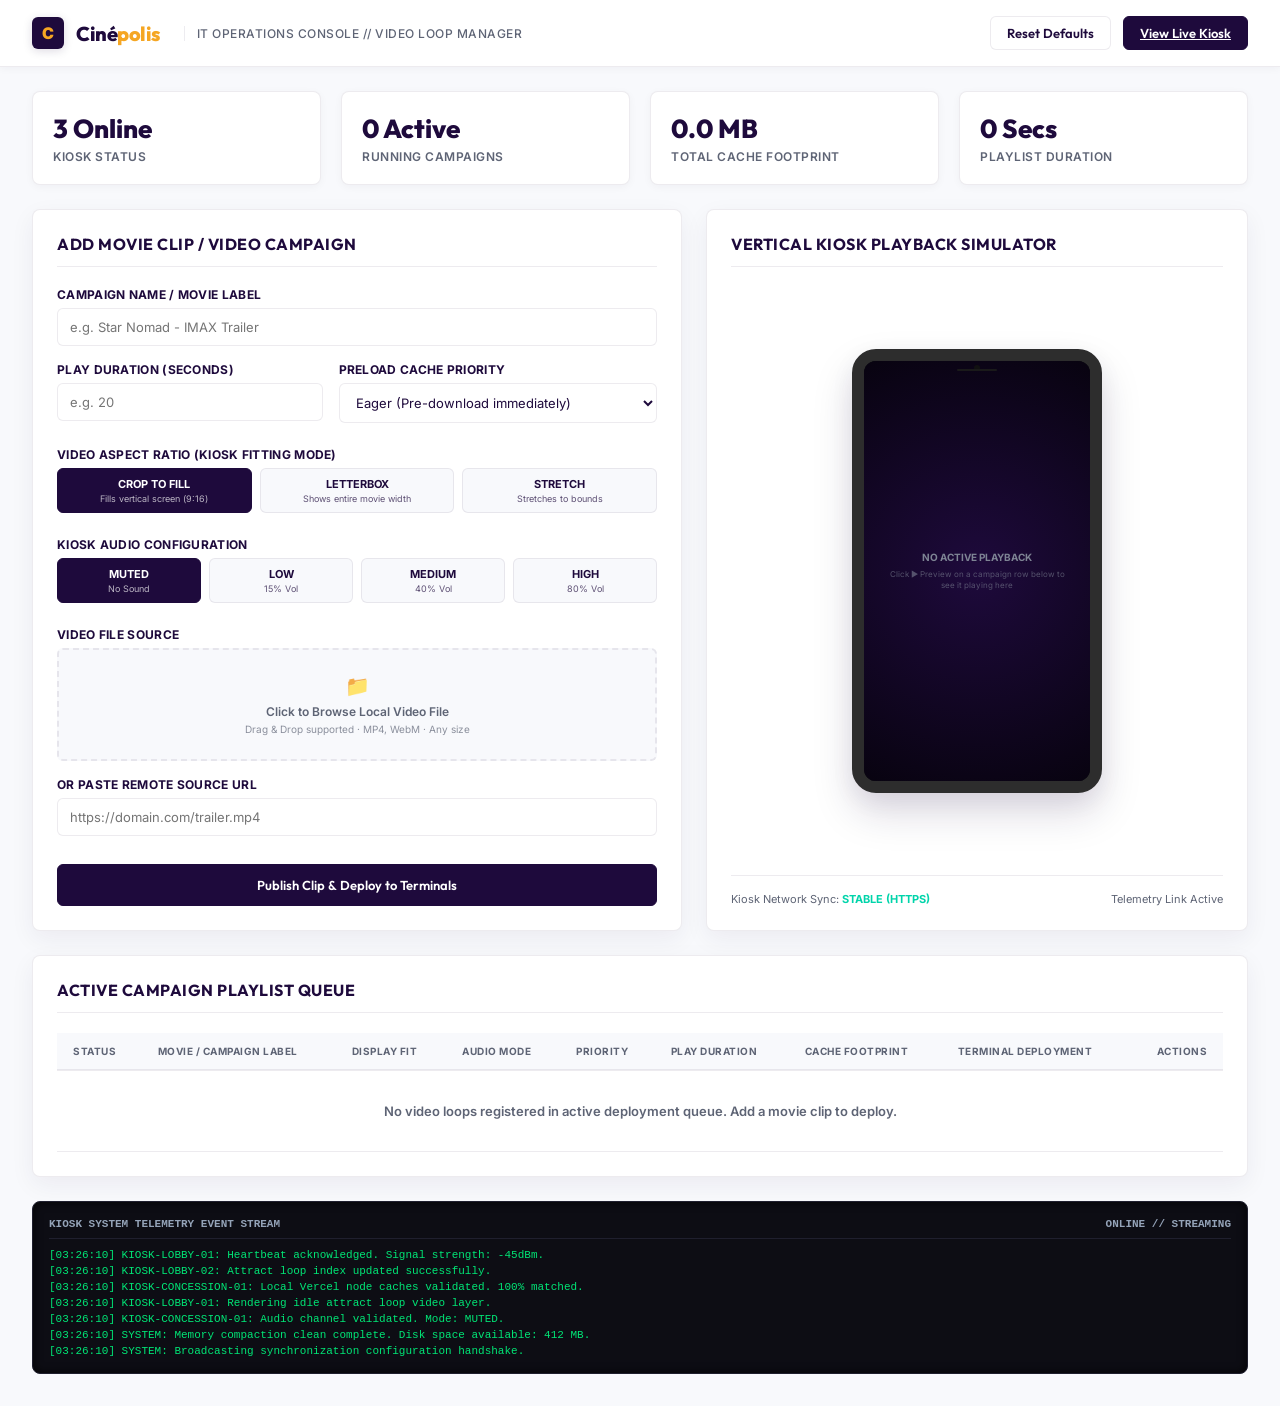
<file: admin.html>
<!DOCTYPE html>
<html lang="en">

<head>
  <meta charset="UTF-8">
  <meta name="viewport" content="width=device-width, initial-scale=1.0">
  <title>Cinepolis Kiosk IT Management Console — Attract Loop Controller</title>
  <link rel="stylesheet" href="css/design-system.css?v=1.4">
  <style>
    :root {
      --primary: #1E0A3C;       /* Cinepolis Deep Indigo */
      --primary-light: #2D1060;
      --accent: #F5A623;        /* Cinepolis Gold */
      --bg-surface: #F8F9FC;
      --panel-bg: #FFFFFF;
      --border-color: rgba(30, 10, 60, 0.08);
      --text-main: #1E0A3C;
      --text-muted: #5E6475;
      --success: #00D4AA;
      --shadow-sm: 0 2px 8px rgba(30, 10, 60, 0.04);
      --shadow-md: 0 8px 24px rgba(30, 10, 60, 0.06);
    }

    body {
      background: var(--bg-surface);
      color: var(--text-main);
      font-family: 'Inter', sans-serif;
      padding: 0;
      margin: 0;
      min-height: 100vh;
      display: flex;
      flex-direction: column;
      overflow-y: auto; /* override design-system.css kiosk overflow:hidden */
    }

    /* HEADER */
    .console-header {
      background: var(--panel-bg);
      border-bottom: 1px solid var(--border-color);
      padding: 16px 32px;
      display: flex;
      justify-content: space-between;
      align-items: center;
      box-shadow: var(--shadow-sm);
    }

    .brand-group {
      display: flex;
      align-items: center;
      gap: 12px;
    }

    .brand-logo {
      width: 32px;
      height: 32px;
      background: var(--primary);
      border-radius: 6px;
      display: flex;
      align-items: center;
      justify-content: center;
      font-weight: 900;
      font-size: 16px;
      color: var(--accent);
      box-shadow: 0 2px 10px rgba(30, 10, 60, 0.15);
    }

    .brand-title {
      font-family: 'Outfit', sans-serif;
      font-weight: 800;
      font-size: 20px;
      letter-spacing: -0.5px;
    }

    .brand-title span {
      color: var(--accent);
    }

    .console-subtitle {
      font-size: 12px;
      color: var(--text-muted);
      border-left: 1px solid var(--border-color);
      padding-left: 12px;
      margin-left: 12px;
      font-weight: 500;
      text-transform: uppercase;
      letter-spacing: 0.5px;
    }

    .header-actions {
      display: flex;
      gap: 12px;
      align-items: center;
    }

    /* BUTTONS */
    .btn-console {
      font-family: 'Outfit', sans-serif;
      font-weight: 600;
      font-size: 13px;
      padding: 8px 16px;
      border-radius: 6px;
      cursor: pointer;
      transition: all 0.2s ease;
      display: inline-flex;
      align-items: center;
      gap: 8px;
      border: 1px solid var(--border-color);
      background: var(--panel-bg);
      color: var(--text-main);
    }

    .btn-console:hover {
      background: var(--bg-surface);
      border-color: var(--primary);
    }

    .btn-console.primary {
      background: var(--primary);
      color: #FFFFFF;
      border-color: var(--primary);
    }

    .btn-console.primary:hover {
      background: var(--primary-light);
      box-shadow: 0 4px 12px rgba(30, 10, 60, 0.15);
    }

    /* TELEMETRY METRICS */
    .metrics-row {
      display: grid;
      grid-template-columns: repeat(4, 1fr);
      gap: 20px;
      padding: 24px 32px 0 32px;
    }

    .metric-card {
      background: var(--panel-bg);
      border: 1px solid var(--border-color);
      border-radius: 8px;
      padding: 20px;
      box-shadow: var(--shadow-sm);
      display: flex;
      flex-direction: column;
      gap: 4px;
    }

    .metric-value {
      font-family: 'Outfit', sans-serif;
      font-size: 26px;
      font-weight: 800;
      color: var(--primary);
    }

    .metric-label {
      font-size: 12px;
      color: var(--text-muted);
      font-weight: 600;
      text-transform: uppercase;
      letter-spacing: 0.5px;
    }

    /* CONSOLE GRID */
    .console-layout {
      display: grid;
      grid-template-columns: 1.2fr 1fr;
      gap: 24px;
      padding: 24px 32px;
    }

    .panel {
      background: var(--panel-bg);
      border: 1px solid var(--border-color);
      border-radius: 8px;
      padding: 24px;
      box-shadow: var(--shadow-md);
      display: flex;
      flex-direction: column;
    }

    .panel-title {
      font-family: 'Outfit', sans-serif;
      font-weight: 700;
      font-size: 16px;
      color: var(--primary);
      border-bottom: 1px solid var(--border-color);
      padding-bottom: 12px;
      margin-bottom: 20px;
      text-transform: uppercase;
      letter-spacing: 0.5px;
    }

    /* FORM GROUPS */
    .form-group {
      margin-bottom: 16px;
      display: flex;
      flex-direction: column;
      gap: 6px;
    }

    .form-group label {
      font-size: 12px;
      font-weight: 700;
      color: var(--primary);
      text-transform: uppercase;
      letter-spacing: 0.3px;
    }

    .form-input {
      font-family: 'Inter', sans-serif;
      font-size: 13px;
      padding: 10px 12px;
      border: 1px solid var(--border-color);
      border-radius: 6px;
      outline: none;
      color: var(--text-main);
      transition: all 0.2s;
    }

    .form-input:focus {
      border-color: var(--accent);
      box-shadow: 0 0 0 3px rgba(245, 166, 35, 0.12);
    }

    .form-select {
      font-family: 'Inter', sans-serif;
      font-size: 13px;
      padding: 10px 12px;
      border: 1px solid var(--border-color);
      border-radius: 6px;
      outline: none;
      background: #FFFFFF;
      color: var(--text-main);
    }

    /* OPTION CHOOSER (GRID CARDS) */
    .options-grid {
      display: grid;
      grid-template-columns: repeat(3, 1fr);
      gap: 8px;
    }

    .options-grid.quad {
      grid-template-columns: repeat(4, 1fr);
    }

    .option-card {
      border: 1px solid var(--border-color);
      background: var(--bg-surface);
      border-radius: 6px;
      padding: 8px;
      text-align: center;
      cursor: pointer;
      transition: all 0.2s;
      user-select: none;
    }

    .option-card:hover {
      border-color: var(--accent);
      background: rgba(245, 166, 35, 0.03);
    }

    .option-card.active {
      border-color: var(--primary);
      background: var(--primary);
      color: #FFFFFF;
    }

    .option-title {
      font-size: 11px;
      font-weight: 700;
      text-transform: uppercase;
    }

    .option-desc {
      font-size: 9px;
      opacity: 0.7;
      margin-top: 2px;
    }

    /* DROP ZONE */
    .drop-zone {
      border: 2px dashed var(--border-color);
      background: var(--bg-surface);
      border-radius: 6px;
      padding: 24px;
      text-align: center;
      cursor: pointer;
      color: var(--text-muted);
      transition: all 0.2s;
    }

    .drop-zone:hover {
      border-color: var(--accent);
      background: rgba(245, 166, 35, 0.03);
      color: var(--text-main);
    }

    .drop-zone-text {
      font-size: 12px;
      font-weight: 600;
    }

    .drop-zone-sub {
      font-size: 10px;
      opacity: 0.7;
      margin-top: 4px;
    }

    /* 9:16 KIOSK SIMULATOR */
    .simulator-container {
      display: flex;
      justify-content: center;
      align-items: center;
      flex: 1;
    }

    .kiosk-bezel {
      width: 250px;
      aspect-ratio: 9 / 16;
      background: #000000;
      border: 12px solid #2D2D2D;
      border-radius: 24px;
      box-shadow: var(--shadow-md), 0 20px 40px rgba(30, 10, 60, 0.15);
      position: relative;
      overflow: hidden;
      display: flex;
      align-items: center;
      justify-content: center;
    }

    .kiosk-camera {
      position: absolute;
      top: 4px;
      left: 50%;
      transform: translateX(-50%);
      width: 6px;
      height: 6px;
      border-radius: 50%;
      background: #111111;
      z-index: 10;
    }

    .kiosk-speaker {
      position: absolute;
      top: 8px;
      left: 50%;
      transform: translateX(-50%);
      width: 40px;
      height: 2px;
      background: #1A1A1A;
      z-index: 10;
      border-radius: 1px;
    }

    .kiosk-screen {
      width: 100%;
      height: 100%;
      position: relative;
      background: #101018;
      overflow: hidden;
    }

    .kiosk-video {
      width: 100%;
      height: 100%;
      object-fit: cover;
      opacity: 0.8;
    }

    .kiosk-placeholder {
      position: absolute;
      inset: 0;
      display: flex;
      flex-direction: column;
      align-items: center;
      justify-content: center;
      padding: 20px;
      text-align: center;
      color: #7E8494;
      font-size: 11px;
      background: radial-gradient(circle at center, #1E0A3C 0%, #080310 100%);
    }

    .kiosk-overlay {
      position: absolute;
      inset: 0;
      display: flex;
      flex-direction: column;
      justify-content: flex-end;
      align-items: center;
      padding-bottom: 24px;
      background: linear-gradient(to top, rgba(30, 10, 60, 0.9) 0%, rgba(30, 10, 60, 0) 60%);
      pointer-events: none;
      z-index: 5;
    }

    .kiosk-overlay-title {
      font-family: 'Outfit', sans-serif;
      font-size: 12px;
      font-weight: 800;
      color: #FFFFFF;
      text-align: center;
      margin-bottom: 2px;
    }

    .kiosk-overlay-sub {
      font-size: 8px;
      color: rgba(255, 255, 255, 0.7);
      margin-bottom: 12px;
    }

    .kiosk-overlay-prompt {
      width: 28px;
      height: 28px;
      border-radius: 50%;
      border: 1px solid rgba(245, 166, 35, 0.6);
      display: flex;
      align-items: center;
      justify-content: center;
      background: rgba(245, 166, 35, 0.1);
    }

    .kiosk-overlay-finger {
      font-size: 10px;
    }

    /* QUEUE SECTION */
    .queue-panel {
      margin: 0 32px 24px 32px;
    }

    .console-table-wrap {
      overflow-x: auto;
    }

    .console-table {
      width: 100%;
      border-collapse: collapse;
      text-align: left;
      font-size: 13px;
    }

    .console-table th {
      background: var(--bg-surface);
      color: var(--text-muted);
      font-weight: 700;
      text-transform: uppercase;
      font-size: 10px;
      letter-spacing: 0.5px;
      padding: 12px 16px;
      border-bottom: 2px solid var(--border-color);
    }

    .console-table td {
      padding: 14px 16px;
      border-bottom: 1px solid var(--border-color);
      vertical-align: middle;
    }

    .console-table tr:hover td {
      background: var(--bg-surface);
    }

    /* TOGGLE SWITCH */
    .switch {
      position: relative;
      display: inline-block;
      width: 36px;
      height: 20px;
    }

    .switch input {
      opacity: 0;
      width: 0;
      height: 0;
    }

    .slider {
      position: absolute;
      cursor: pointer;
      inset: 0;
      background-color: #E2E8F0;
      transition: .3s;
      border-radius: 10px;
    }

    .slider:before {
      position: absolute;
      content: "";
      height: 14px;
      width: 14px;
      left: 3px;
      bottom: 3px;
      background-color: white;
      transition: .3s;
      border-radius: 50%;
    }

    input:checked + .slider {
      background-color: var(--primary);
    }

    input:checked + .slider:before {
      transform: translateX(16px);
    }

    /* BADGES */
    .badge {
      display: inline-flex;
      align-items: center;
      padding: 2px 8px;
      border-radius: 4px;
      font-size: 9px;
      font-weight: 700;
      text-transform: uppercase;
    }

    .badge.active {
      background: rgba(0, 212, 170, 0.1);
      color: #00D4AA;
      border: 1px solid rgba(0, 212, 170, 0.2);
    }

    .badge.paused {
      background: rgba(94, 100, 117, 0.1);
      color: var(--text-muted);
      border: 1px solid rgba(94, 100, 117, 0.2);
    }

    .badge.eager {
      background: rgba(30, 10, 60, 0.05);
      color: var(--primary);
    }

    .badge.lazy {
      background: rgba(245, 166, 35, 0.1);
      color: #D4891A;
    }

    /* LOGS PANEL */
    .logs-panel {
      margin: 0 32px 32px 32px;
      background: #0D0D14;
      border: 1px solid #1F1F2E;
      border-radius: 8px;
      padding: 16px;
      color: #00E676;
      font-family: 'Courier New', Courier, monospace;
      font-size: 11px;
      box-shadow: inset 0 0 10px rgba(0,0,0,0.8);
    }

    .logs-header {
      display: flex;
      justify-content: space-between;
      color: #94A3B8;
      border-bottom: 1px solid #1F1F2E;
      padding-bottom: 8px;
      margin-bottom: 10px;
      font-weight: 700;
    }

    .logs-body {
      max-height: 120px;
      overflow-y: auto;
      display: flex;
      flex-direction: column;
      gap: 4px;
      scrollbar-width: thin;
    }

    .logs-body::-webkit-scrollbar {
      width: 4px;
    }

    .logs-body::-webkit-scrollbar-thumb {
      background: #1F1F2E;
    }

    /* TOAST */
    .toast {
      position: fixed;
      bottom: 24px;
      right: 24px;
      background: var(--primary);
      border: 1px solid var(--accent);
      color: #FFFFFF;
      padding: 12px 24px;
      border-radius: 6px;
      font-family: 'Outfit', sans-serif;
      font-size: 13px;
      font-weight: 600;
      box-shadow: var(--shadow-md);
      opacity: 0;
      transform: translateY(20px);
      transition: all 0.3s ease;
      z-index: 1000;
    }

    .toast.show {
      opacity: 1;
      transform: translateY(0);
    }
  </style>
</head>

<body>
  <!-- CONSOLE HEADER -->
  <header class="console-header">
    <div class="brand-group">
      <div class="brand-logo">C</div>
      <div class="brand-title">Ciné<span>polis</span></div>
      <div class="console-subtitle">IT Operations Console // Video Loop Manager</div>
    </div>
    <div class="header-actions">
      <button class="btn-console" onclick="resetToDefaults()">Reset Defaults</button>
      <a href="index.html" target="_blank" class="btn-console primary">View Live Kiosk</a>
    </div>
  </header>

  <!-- TELEMETRY METRICS ROW -->
  <section class="metrics-row">
    <div class="metric-card">
      <span class="metric-value" id="metric-terminals">3 Online</span>
      <span class="metric-label">Kiosk Status</span>
    </div>
    <div class="metric-card">
      <span class="metric-value" id="metric-clips">3 Active</span>
      <span class="metric-label">Running Campaigns</span>
    </div>
    <div class="metric-card">
      <span class="metric-value" id="metric-cache">75.3 MB</span>
      <span class="metric-label">Total Cache Footprint</span>
    </div>
    <div class="metric-card">
      <span class="metric-value" id="metric-duration">60 Secs</span>
      <span class="metric-label">Playlist Duration</span>
    </div>
  </section>

  <!-- MAIN CONSOLE GRID -->
  <main class="console-layout">
    <!-- LEFT PANEL: REGISTER CLIP -->
    <section class="panel">
      <div class="panel-title">Add Movie Clip / Video Campaign</div>

      <div class="form-group">
        <label for="clip-title">Campaign Name / Movie Label</label>
        <input type="text" id="clip-title" class="form-input" placeholder="e.g. Star Nomad - IMAX Trailer">
      </div>

      <div class="form-row" style="display: grid; grid-template-columns: 1fr 1.2fr; gap: 16px;">
        <div class="form-group">
          <label for="clip-duration">Play Duration (Seconds)</label>
          <input type="number" id="clip-duration" class="form-input" placeholder="e.g. 20" min="5" max="180">
        </div>
        <div class="form-group">
          <label for="clip-preload">Preload Cache Priority</label>
          <select id="clip-preload" class="form-select">
            <option value="eager">Eager (Pre-download immediately)</option>
            <option value="lazy">Lazy (Download on demand)</option>
          </select>
        </div>
      </div>

      <div class="form-group" style="margin-top: 8px;">
        <label>Video Aspect Ratio (Kiosk Fitting Mode)</label>
        <div class="options-grid" id="fit-options">
          <div class="option-card active" onclick="setFitOption('cover')" id="fit-cover">
            <div class="option-title">Crop to Fill</div>
            <div class="option-desc">Fills vertical screen (9:16)</div>
          </div>
          <div class="option-card" onclick="setFitOption('contain')" id="fit-contain">
            <div class="option-title">Letterbox</div>
            <div class="option-desc">Shows entire movie width</div>
          </div>
          <div class="option-card" onclick="setFitOption('fill')" id="fit-fill">
            <div class="option-title">Stretch</div>
            <div class="option-desc">Stretches to bounds</div>
          </div>
        </div>
        <input type="hidden" id="clip-aspect" value="cover">
      </div>

      <div class="form-group" style="margin-top: 8px;">
        <label>Kiosk Audio Configuration</label>
        <div class="options-grid quad" id="audio-options">
          <div class="option-card active" onclick="setAudioOption('muted')" id="audio-muted">
            <div class="option-title">Muted</div>
            <div class="option-desc">No Sound</div>
          </div>
          <div class="option-card" onclick="setAudioOption('low')" id="audio-low">
            <div class="option-title">Low</div>
            <div class="option-desc">15% Vol</div>
          </div>
          <div class="option-card" onclick="setAudioOption('medium')" id="audio-medium">
            <div class="option-title">Medium</div>
            <div class="option-desc">40% Vol</div>
          </div>
          <div class="option-card" onclick="setAudioOption('high')" id="audio-high">
            <div class="option-title">High</div>
            <div class="option-desc">80% Vol</div>
          </div>
        </div>
        <input type="hidden" id="clip-audio" value="muted">
      </div>

      <div class="form-group" style="margin-top: 8px;">
        <label>Video File Source</label>
        <!-- Hidden real file input -->
        <input type="file" id="local-file-input" accept="video/mp4,video/webm,video/*" style="display:none" onchange="handleLocalFile(this.files[0])">
        <div class="drop-zone" id="drop-zone" onclick="document.getElementById('local-file-input').click()" 
          ondragover="event.preventDefault(); this.style.borderColor='var(--accent)';" 
          ondragleave="this.style.borderColor='';" 
          ondrop="event.preventDefault(); this.style.borderColor=''; handleLocalFile(event.dataTransfer.files[0]);">
          <div style="font-size:20px; margin-bottom:6px;">📁</div>
          <div class="drop-zone-text" id="drop-zone-main">Click to Browse Local Video File</div>
          <div class="drop-zone-sub" id="drop-zone-sub">Drag &amp; Drop supported · MP4, WebM · Any size</div>
        </div>
        <input type="hidden" id="clip-url">
      </div>

      <div class="form-group">
        <label for="clip-manual-url">Or Paste Remote Source URL</label>
        <input type="text" id="clip-manual-url" class="form-input" placeholder="https://domain.com/trailer.mp4" oninput="handleUrlInput()">  
      </div>

      <button class="btn-console primary" style="width:100%; justify-content:center; padding:12px; margin-top:12px;" onclick="addClip()">Publish Clip & Deploy to Terminals</button>
    </section>

    <!-- RIGHT PANEL: KIOSK PORTRAIT MONITOR -->
    <section class="panel" style="justify-content: space-between;">
      <div class="panel-title">Vertical Kiosk Playback Simulator</div>
      <div class="simulator-container">
        <div class="kiosk-bezel">
          <div class="kiosk-camera"></div>
          <div class="kiosk-speaker"></div>
          <div class="kiosk-screen" id="kiosk-screen">
            <div class="kiosk-placeholder" id="kiosk-placeholder">
              <span style="font-size:10px; font-weight:700;">NO ACTIVE PLAYBACK</span>
              <span style="opacity: 0.6; font-size: 8px; margin-top: 6px; line-height:1.4; text-align:center;">Click ▶ Preview on a campaign row below to see it playing here</span>
            </div>
            <!-- Video injected dynamically by JS -->
          </div>
        </div>
      </div>
      <div style="border-top:1px solid var(--border-color); padding-top:16px; margin-top:20px; display:flex; justify-content:space-between; align-items:center; font-size:11px; color:var(--text-muted);">
        <span>Kiosk Network Sync: <strong style="color:#00D4AA;">STABLE (HTTPS)</strong></span>
        <span>Telemetry Link Active</span>
      </div>
    </section>
  </main>

  <!-- CAMPAIGN QUEUE TABLE -->
  <section class="panel queue-panel">
    <div class="panel-title">Active Campaign Playlist Queue</div>
    <div class="console-table-wrap">
      <table class="console-table">
        <thead>
          <tr>
            <th>Status</th>
            <th>Movie / Campaign Label</th>
            <th>Display Fit</th>
            <th>Audio Mode</th>
            <th>Priority</th>
            <th>Play Duration</th>
            <th>Cache Footprint</th>
            <th>Terminal Deployment</th>
            <th style="text-align:right;">Actions</th>
          </tr>
        </thead>
        <tbody id="queue-body">
          <!-- Populated by JS -->
        </tbody>
      </table>
    </div>
  </section>

  <!-- LIVE EVENT AUDIT LOGS -->
  <section class="logs-panel">
    <div class="logs-header">
      <span>KIOSK SYSTEM TELEMETRY EVENT STREAM</span>
      <span id="log-status">ONLINE // STREAMING</span>
    </div>
    <div class="logs-body" id="logs-body">
      <!-- Populated by JS logs simulation -->
    </div>
  </section>

  <!-- TOAST NOTIFICATION -->
  <div class="toast" id="toast">Console updated successfully.</div>

  <script>
    let ads = [];
    let pendingLocalFile = null; // holds { file, blobUrl, sizeLabel } until clip is published
    const fitOptions = ['cover', 'contain', 'fill'];
    const audioOptions = ['muted', 'low', 'medium', 'high'];

    /* ── IndexedDB helper for persisting local video blobs ── */
    const VideoDB = {
      _db: null,
      async open() {
        if (this._db) return this._db;
        return new Promise((resolve, reject) => {
          const req = indexedDB.open('CinepolisMedia', 1);
          req.onupgradeneeded = e => e.target.result.createObjectStore('videos', { keyPath: 'id' });
          req.onsuccess = e => { this._db = e.target.result; resolve(this._db); };
          req.onerror = e => reject(e.target.error);
        });
      },
      async save(id, blob) {
        const db = await this.open();
        return new Promise((resolve, reject) => {
          const tx = db.transaction('videos', 'readwrite');
          tx.objectStore('videos').put({ id, blob });
          tx.oncomplete = resolve;
          tx.onerror = e => reject(e.target.error);
        });
      },
      async getBlob(id) {
        const db = await this.open();
        return new Promise((resolve, reject) => {
          const req = db.transaction('videos').objectStore('videos').get(id);
          req.onsuccess = e => resolve(e.target.result ? e.target.result.blob : null);
          req.onerror = e => reject(e.target.error);
        });
      },
      async remove(id) {
        const db = await this.open();
        return new Promise((resolve, reject) => {
          const tx = db.transaction('videos', 'readwrite');
          tx.objectStore('videos').delete(id);
          tx.oncomplete = resolve;
          tx.onerror = e => reject(e.target.error);
        });
      }
    };

    /* Resolve a blob URL for an ad (handles idb:// and regular URLs) */
    async function resolveVideoUrl(ad) {
      if (ad.videoUrl && ad.videoUrl.startsWith('idb://')) {
        const blob = await VideoDB.getBlob(ad.id);
        if (blob) return URL.createObjectURL(blob);
        return null;
      }
      return ad.videoUrl || null;
    }

    function init() {
      loadClips();
      startLogsSimulation();
    }

    function loadClips() {
      // Clear any old cached sample videos that may be stored from previous sessions
      const stored = localStorage.getItem('cira_ads_v2');
      if (stored) {
        try {
          const parsed = JSON.parse(stored);
          // Wipe if it still contains the old Google Storage sample URLs
          const hasSamples = parsed.some(a =>
            a.videoUrl && a.videoUrl.includes('commondatastorage.googleapis.com')
          );
          if (hasSamples) {
            localStorage.removeItem('cira_ads_v2');
            ads = [];
          } else {
            ads = parsed;
          }
        } catch(e) {
          ads = [];
        }
      } else {
        ads = [];
      }
      renderQueue();
      updateTelemetry();
    }

    function renderQueue() {
      const tbody = document.getElementById('queue-body');
      if (ads.length === 0) {
        tbody.innerHTML = `
          <tr>
            <td colspan="9" style="text-align:center; padding:32px; color:var(--text-muted); font-weight:600;">
              No video loops registered in active deployment queue. Add a movie clip to deploy.
            </td>
          </tr>
        `;
        return;
      }

      tbody.innerHTML = ads.map(ad => {
        const checked = ad.status === 'active' ? 'checked' : '';
        const statusBadge = ad.status === 'active' ? '<span class="badge active">Active</span>' : '<span class="badge paused">Paused</span>';
        
        let fitLabel = "Fill (Cropped)";
        if (ad.aspectRatio === 'contain') fitLabel = "Letterbox (Fit)";
        if (ad.aspectRatio === 'fill') fitLabel = "Stretch";

        let volumeLabel = "Muted";
        if (ad.volume === 'low') volumeLabel = "Low (15%)";
        if (ad.volume === 'medium') volumeLabel = "Medium (40%)";
        if (ad.volume === 'high') volumeLabel = "High (80%)";

        const syncedCount = ad.syncedTerminals ? ad.syncedTerminals.length : 0;
        const deployLabel = syncedCount === 3 ? "All Terminals (3/3)" : `${syncedCount}/3 Terminals`;

        return `
          <tr id="row-${ad.id}">
            <td>
              <div style="display:flex; align-items:center; gap:10px;">
                <label class="switch">
                  <input type="checkbox" ${checked} onchange="toggleStatus('${ad.id}')">
                  <span class="slider"></span>
                </label>
                ${statusBadge}
              </div>
            </td>
            <td style="font-weight:700; color:var(--primary);">${ad.title}</td>
            <td><span style="font-size:12px; font-weight:500;">${fitLabel}</span></td>
            <td><span style="font-size:12px; font-weight:500;">${volumeLabel}</span></td>
            <td><span class="badge ${ad.preload === 'eager' ? 'eager' : 'lazy'}">${ad.preload}</span></td>
            <td style="font-family:monospace; font-weight:600;">${ad.duration}</td>
            <td style="font-family:monospace; font-weight:600;">${ad.fileSize || 'N/A'}</td>
            <td>
              <div style="font-size:12px; font-weight:600;">${deployLabel}</div>
              <div style="font-size:10px; color:var(--text-muted);">${ad.syncedTerminals ? ad.syncedTerminals.join(', ') : 'None'}</div>
            </td>
            <td style="text-align:right;">
              <div style="display:inline-flex; gap:8px;">
                <button class="btn-console primary" style="padding:4px 8px; font-size:11px;" onclick='previewClipInSimulator(${JSON.stringify(ad)})'>▶ Preview</button>
                <button class="btn-console" style="padding:4px 8px; font-size:11px; color:#EF4444; border-color:rgba(239, 68, 68, 0.2);" onclick="deleteClip('${ad.id}')">Delete</button>
              </div>
            </td>
          </tr>
        `;
      }).join('');
    }

    function previewClipInSimulator(ad) {
      const screen = document.getElementById('kiosk-screen');
      if (!screen) return;

      const fit = ad.aspectRatio || 'cover';
      const vol = ad.volume || 'muted';

      screen.innerHTML = `
        <div style="position:absolute;inset:0;background:#0D0D14;display:flex;flex-direction:column;align-items:center;justify-content:center;gap:8px;">
          <div style="width:24px;height:24px;border:2px solid rgba(245,166,35,0.3);border-top-color:#F5A623;border-radius:50%;animation:spin 0.8s linear infinite;"></div>
          <span style="color:#94A3B8;font-size:8px;font-family:monospace;">LOADING STREAM...</span>
        </div>
      `;

      resolveVideoUrl(ad).then(url => {
        if (!url) {
          screen.innerHTML = `<div style="position:absolute;inset:0;background:#0D0D14;display:flex;flex-direction:column;align-items:center;justify-content:center;gap:6px;padding:12px;"><span style="color:#EF4444;font-size:10px;font-weight:700;">VIDEO NOT FOUND</span><span style="color:#64748B;font-size:8px;text-align:center;">Local file may have been removed from IndexedDB.</span></div>`;
          return;
        }

        const video = document.createElement('video');
        video.muted = true;
        video.loop = true;
        video.playsInline = true;
        video.setAttribute('playsinline', '');
        video.style.cssText = `position:absolute;inset:0;width:100%;height:100%;object-fit:${fit};display:block;opacity:0;transition:opacity 0.5s ease;`;
        video.src = url;

        const overlay = document.createElement('div');
        overlay.style.cssText = `position:absolute;inset:0;display:flex;flex-direction:column;justify-content:flex-end;align-items:center;padding-bottom:20px;background:linear-gradient(to top, rgba(30,10,60,0.9) 0%, rgba(30,10,60,0) 60%);pointer-events:none;z-index:5;`;
        overlay.innerHTML = `
          <div style="font-family:'Outfit',sans-serif;font-size:11px;font-weight:800;color:#FFFFFF;text-align:center;margin-bottom:2px;">${ad.title}</div>
          <div style="font-size:8px;color:rgba(255,255,255,0.7);margin-bottom:10px;">${ad.duration} Loop</div>
          <div style="width:24px;height:24px;border-radius:50%;border:1px solid rgba(245,166,35,0.6);display:flex;align-items:center;justify-content:center;background:rgba(245,166,35,0.1);font-size:9px;">👆</div>
        `;

        video.addEventListener('loadeddata', () => {
          screen.innerHTML = '';
          screen.appendChild(video);
          screen.appendChild(overlay);
          video.play().then(() => {
            video.style.opacity = '1';
            if (vol !== 'muted') {
              video.muted = false;
              if (vol === 'low') video.volume = 0.15;
              else if (vol === 'medium') video.volume = 0.40;
              else if (vol === 'high') video.volume = 0.80;
            }
          }).catch(() => { video.muted = true; video.play().catch(() => {}); video.style.opacity = '1'; });
        });

        video.addEventListener('error', () => {
          screen.innerHTML = `<div style="position:absolute;inset:0;background:#0D0D14;display:flex;flex-direction:column;align-items:center;justify-content:center;gap:6px;padding:12px;"><span style="color:#EF4444;font-size:10px;font-weight:700;">VIDEO LOAD ERROR</span><span style="color:#64748B;font-size:8px;text-align:center;">Check network or try re-uploading the file.</span></div>`;
          appendLog(`[ERROR] Simulator failed to load: "${ad.title}".`);
        });

        video.load();
        appendLog(`[PREVIEW] Streaming "${ad.title}" into vertical simulator (Fit: ${fit}, Audio: ${vol}).`);
      });
    }

    function toggleStatus(id) {
      const ad = ads.find(a => a.id === id);
      if (ad) {
        ad.status = ad.status === 'active' ? 'inactive' : 'active';
        localStorage.setItem('cira_ads_v2', JSON.stringify(ads));
        renderQueue();
        updateTelemetry();
        showToast(`Campaign status updated: "${ad.title}" is now ${ad.status.toUpperCase()}`);
        appendLog(`[STATUS] Campaign "${ad.title}" status changed to ${ad.status}. Broadcasting layout update to kiosks.`);
      }
    }

    function setFitOption(option) {
      fitOptions.forEach(opt => {
        const el = document.getElementById(`fit-${opt}`);
        if (opt === option) el.classList.add('active');
        else el.classList.remove('active');
      });
      document.getElementById('clip-aspect').value = option;
      
      // Apply change to currently-playing simulator video if any
      const screen = document.getElementById('kiosk-screen');
      const video = screen ? screen.querySelector('video') : null;
      if (video) {
        video.style.objectFit = option;
        appendLog(`[SIMULATOR] Dynamic fit changed to ${option} (Live preview updated).`);
      }
    }

    function setAudioOption(option) {
      audioOptions.forEach(opt => {
        const el = document.getElementById(`audio-${opt}`);
        if (opt === option) el.classList.add('active');
        else el.classList.remove('active');
      });
      document.getElementById('clip-audio').value = option;

      // Apply change to currently-playing simulator video if any
      const screen = document.getElementById('kiosk-screen');
      const video = screen ? screen.querySelector('video') : null;
      if (video) {
        if (option === 'muted') {
          video.muted = true;
          video.volume = 0;
        } else {
          video.muted = false;
          if (option === 'low') video.volume = 0.15;
          else if (option === 'medium') video.volume = 0.40;
          else if (option === 'high') video.volume = 0.80;
        }
        appendLog(`[SIMULATOR] Dynamic audio changed to ${option} (Live preview updated).`);
      }
    }

    function handleLocalFile(file) {
      if (!file) return;
      if (!file.type.startsWith('video/')) {
        showToast('Please select a valid video file (MP4 or WebM)');
        return;
      }

      const sizeMB = (file.size / (1024 * 1024)).toFixed(1);
      const blobUrl = URL.createObjectURL(file);

      // Store pending file info; actual IndexedDB save happens on Publish
      pendingLocalFile = { file, blobUrl, sizeLabel: sizeMB + ' MB' };

      // Auto-fill campaign name from filename
      const nameEl = document.getElementById('clip-title');
      if (!nameEl.value.trim()) {
        nameEl.value = file.name.replace(/\.[^.]+$/, '').replace(/[_-]/g, ' ');
      }

      // Update drop zone UI
      document.getElementById('drop-zone-main').innerHTML =
        `<span style="color:#00D4AA; font-weight:700;">✔ File Ready:</span> ${file.name}`;
      document.getElementById('drop-zone-sub').textContent =
        `${sizeMB} MB · ${file.type} · Click to change file`;

      // Clear URL field since a local file takes priority
      document.getElementById('clip-url').value = 'idb://pending';
      document.getElementById('clip-manual-url').value = '';

      // Live preview in simulator immediately
      const titleEl = document.getElementById('clip-title');
      const durEl = document.getElementById('clip-duration');
      previewClipInSimulator({
        id: '_preview',
        title: titleEl.value || file.name,
        videoUrl: blobUrl,
        duration: (durEl.value || '?') + 's',
        aspectRatio: document.getElementById('clip-aspect').value,
        volume: document.getElementById('clip-audio').value
      });

      appendLog(`[UPLOAD] Local file selected: "${file.name}" (${sizeMB} MB). Ready to publish.`);
    }

    function handleUrlInput() {
      const url = document.getElementById('clip-manual-url').value.trim();
      document.getElementById('clip-url').value = url;
      pendingLocalFile = null; // URL takes over — discard pending local file
      if (url) {
        document.getElementById('drop-zone-main').textContent = 'Click to Browse Local Video File';
        document.getElementById('drop-zone-sub').textContent = 'Drag & Drop supported · MP4, WebM · Any size';
      }
    }

    async function addClip() {
      const title = document.getElementById('clip-title').value.trim();
      const durationNum = parseInt(document.getElementById('clip-duration').value) || 20;
      const manualUrl = document.getElementById('clip-manual-url').value.trim();
      const fit = document.getElementById('clip-aspect').value;
      const vol = document.getElementById('clip-audio').value;
      const preload = document.getElementById('clip-preload').value;

      if (!title) {
        showToast('Please enter a Campaign Name / Movie Label.');
        return;
      }
      if (!pendingLocalFile && !manualUrl) {
        showToast('Please select a local video file or paste a remote URL.');
        return;
      }

      const id = 'v_' + Date.now();
      let videoUrl, sizeLabel;

      if (pendingLocalFile) {
        // Save blob to IndexedDB under the new clip ID
        try {
          await VideoDB.save(id, pendingLocalFile.file);
          videoUrl = 'idb://' + id;
          sizeLabel = pendingLocalFile.sizeLabel;
          appendLog(`[IDB] Video blob saved to IndexedDB (ID: ${id}, Size: ${sizeLabel}).`);
        } catch(e) {
          showToast('IndexedDB save failed. Ensure browser storage is not blocked.');
          console.error(e);
          return;
        }
      } else {
        videoUrl = manualUrl;
        sizeLabel = '—';
      }

      const newClip = {
        id,
        title,
        videoUrl,
        duration: durationNum + 's',
        status: 'active',
        aspectRatio: fit,
        volume: vol,
        preload,
        fileSize: sizeLabel,
        syncedTerminals: ["Lobby-01", "Lobby-02", "Concession-01"]
      };

      ads.push(newClip);
      localStorage.setItem('cira_ads_v2', JSON.stringify(ads));
      renderQueue();
      updateTelemetry();

      // Reset form
      pendingLocalFile = null;
      document.getElementById('clip-title').value = '';
      document.getElementById('clip-duration').value = '';
      document.getElementById('clip-url').value = '';
      document.getElementById('clip-manual-url').value = '';
      document.getElementById('local-file-input').value = '';
      document.getElementById('drop-zone-main').innerHTML = 'Click to Browse Local Video File';
      document.getElementById('drop-zone-sub').textContent = 'Drag & Drop supported · MP4, WebM · Any size';
      setFitOption('cover');
      setAudioOption('muted');
      document.getElementById('clip-preload').value = 'eager';

      showToast('Campaign published & deployed to terminals!');
      appendLog(`[SYNC] Clip "${title}" added (${sizeLabel}, Preload: ${preload}). Broadcasting to kiosk nodes.`);
    }

    async function deleteClip(id) {
      const ad = ads.find(a => a.id === id);
      const title = ad ? ad.title : 'Unknown';

      // Remove blob from IndexedDB if it was a local file
      if (ad && ad.videoUrl && ad.videoUrl.startsWith('idb://')) {
        try { await VideoDB.remove(id); } catch(e) { console.warn('IDB delete failed', e); }
      }

      ads = ads.filter(a => a.id !== id);
      localStorage.setItem('cira_ads_v2', JSON.stringify(ads));
      renderQueue();
      updateTelemetry();
      
      // Reset simulator by restoring placeholder
      const screen = document.getElementById('kiosk-screen');
      if (screen) {
        const v = screen.querySelector('video');
        if (v) { v.pause(); v.src = ''; }
        screen.innerHTML = `
          <div class="kiosk-placeholder" id="kiosk-placeholder">
            <span style="font-size:10px; font-weight:700;">NO ACTIVE PLAYBACK</span>
            <span style="opacity: 0.6; font-size: 8px; margin-top: 6px; line-height:1.4; text-align:center;">Click ▶ Preview on a campaign row below to see it playing here</span>
          </div>
        `;
      }

      showToast("Campaign removed from terminal playlist");
      appendLog(`[DELETE] Campaign "${title}" deleted. Sending cache-invalidation commands to terminal nodes.`);
    }

    function resetToDefaults() {
      localStorage.removeItem('cira_ads_v2');
      loadClips();
      
      // Reset simulator by restoring placeholder
      const screen = document.getElementById('kiosk-screen');
      if (screen) {
        const v = screen.querySelector('video');
        if (v) { v.pause(); v.src = ''; }
        screen.innerHTML = `
          <div class="kiosk-placeholder" id="kiosk-placeholder">
            <span style="font-size:10px; font-weight:700;">NO ACTIVE PLAYBACK</span>
            <span style="opacity: 0.6; font-size: 8px; margin-top: 6px; line-height:1.4; text-align:center;">Click ▶ Preview on a campaign row below to see it playing here</span>
          </div>
        `;
      }

      showToast("Console reset to default Cinepolis mock clips");
      appendLog("[SYSTEM] Executed full local cache rebuild. All kiosk nodes forced to sync default campaigns.");
    }

    function updateTelemetry() {
      const activeClips = ads.filter(a => a.status === 'active');
      
      // Calculate total cache size
      let totalMB = 0;
      ads.forEach(a => {
        const num = parseFloat(a.fileSize) || 20.0;
        totalMB += num;
      });

      // Calculate total active playlist duration
      let totalDuration = 0;
      activeClips.forEach(a => {
        const sec = parseInt(a.duration) || 20;
        totalDuration += sec;
      });

      document.getElementById('metric-clips').textContent = `${activeClips.length} Active`;
      document.getElementById('metric-cache').textContent = `${totalMB.toFixed(1)} MB`;
      document.getElementById('metric-duration').textContent = `${totalDuration} Secs`;
      
      // Update terminals online
      document.getElementById('metric-terminals').textContent = "3 Online";
    }

    function showToast(msg) {
      const t = document.getElementById('toast');
      t.textContent = msg;
      t.classList.add('show');
      setTimeout(() => {
        t.classList.remove('show');
      }, 3000);
    }

    // LOGS SIMULATION
    function appendLog(text) {
      const logsBody = document.getElementById('logs-body');
      const timeStr = new Date().toLocaleTimeString('en-US', { hour12: false });
      const logLine = document.createElement('div');
      logLine.textContent = `[${timeStr}] ${text}`;
      logsBody.appendChild(logLine);
      logsBody.scrollTop = logsBody.scrollHeight;
    }

    function startLogsSimulation() {
      const logs = [
        "KIOSK-LOBBY-01: Heartbeat acknowledged. Signal strength: -45dBm.",
        "KIOSK-LOBBY-02: Attract loop index updated successfully.",
        "KIOSK-CONCESSION-01: Local Vercel node caches validated. 100% matched.",
        "KIOSK-LOBBY-01: Rendering idle attract loop video layer.",
        "KIOSK-CONCESSION-01: Audio channel validated. Mode: MUTED.",
        "SYSTEM: Memory compaction clean complete. Disk space available: 412 MB.",
        "SYSTEM: Broadcasting synchronization configuration handshake."
      ];

      // Initial populate
      logs.forEach(l => appendLog(l));

      // Periodic updates
      setInterval(() => {
        const kiosks = ["KIOSK-LOBBY-01", "KIOSK-LOBBY-02", "KIOSK-CONCESSION-01"];
        const k = kiosks[Math.floor(Math.random() * kiosks.length)];
        const actions = [
          "Attract loop heartbeat OK.",
          "Preloading video caches...",
          "Checking connection to Vista API gateway...",
          "Rendering frame sequence successfully.",
          "Temperature nominal: 42°C.",
          "Cached local assets verified."
        ];
        const a = actions[Math.floor(Math.random() * actions.length)];
        appendLog(`${k}: ${a}`);
      }, 7000);
    }

    window.addEventListener('DOMContentLoaded', init);
  </script>
</body>

</html>
</file>
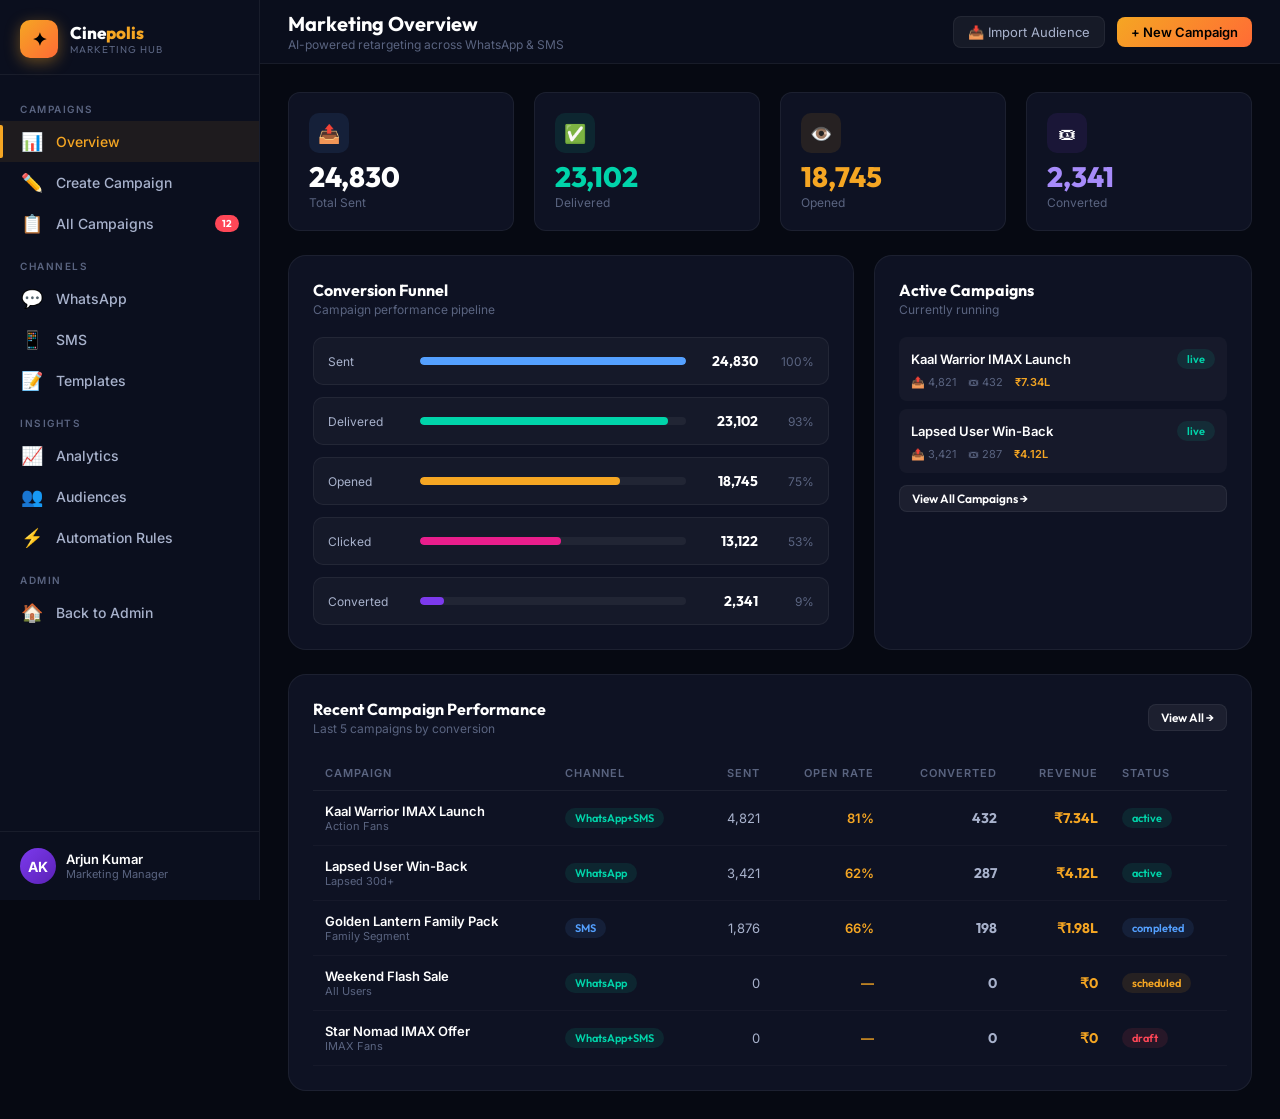
<file: marketing.html>
<!DOCTYPE html>
<html lang="en">
<head>
  <meta charset="UTF-8">
  <meta name="viewport" content="width=device-width, initial-scale=1.0">
  <title>Cinepolis Marketing Hub — WhatsApp & SMS Campaigns</title>
  <meta name="description" content="AI-powered marketing automation dashboard for Cinepolis kiosk retargeting campaigns.">
  <link rel="stylesheet" href="css/admin.css">
  <style>
    /* Marketing-specific overrides */
    .campaign-builder { display: grid; grid-template-columns: 1fr 1fr; gap: 24px; }
    .wa-preview {
      background: #0B141A;
      border-radius: 16px;
      padding: 20px;
      min-height: 400px;
      display: flex;
      flex-direction: column;
      justify-content: flex-end;
      position: relative;
      overflow: hidden;
    }
    .wa-preview::before {
      content: '';
      position: absolute;
      inset: 0;
      background: url("data:image/svg+xml,%3Csvg xmlns='http://www.w3.org/2000/svg' viewBox='0 0 100 100'%3E%3Ctext y='.9em' font-size='90' opacity='0.03'%3E💬%3C/text%3E%3C/svg%3E") repeat;
      opacity: 0.3;
    }
    .wa-header { background: #1F2C34; padding: 12px 16px; border-radius: 10px 10px 0 0; display: flex; align-items: center; gap: 10px; margin-bottom: 16px; position: relative; z-index: 1; }
    .wa-avatar { width: 36px; height: 36px; border-radius: 50%; background: var(--grad-accent); display: flex; align-items: center; justify-content: center; font-weight: 700; font-size: 14px; color: #000; }
    .wa-name { font-weight: 600; font-size: 14px; }
    .wa-status { font-size: 11px; color: #8B9DA4; }
    .wa-bubble {
      background: #1F2C34;
      border-radius: 8px 8px 8px 0;
      padding: 12px 14px;
      max-width: 85%;
      font-size: 14px;
      line-height: 1.5;
      color: #E9EDEF;
      position: relative;
      z-index: 1;
      margin-bottom: 8px;
    }
    .wa-bubble-time { font-size: 10px; color: #8B9DA4; text-align: right; margin-top: 4px; }
    .wa-cta {
      background: rgba(0,168,132,0.2);
      border: 1px solid rgba(0,168,132,0.4);
      border-radius: 6px;
      padding: 10px;
      text-align: center;
      color: #00A884;
      font-size: 14px;
      font-weight: 600;
      margin-top: 6px;
      cursor: pointer;
      position: relative;
      z-index: 1;
    }
    .funnel-stage { display: flex; align-items: center; gap: 12px; padding: 14px; background: rgba(255,255,255,0.03); border-radius: 10px; border: 1px solid var(--admin-border); }
    .funnel-bar { flex: 1; height: 8px; background: rgba(255,255,255,0.05); border-radius: 4px; overflow: hidden; }
    .funnel-fill { height: 100%; border-radius: 4px; transition: width 1s var(--spring); }
    .metric-card { background: var(--admin-card); border: 1px solid var(--admin-border); border-radius: var(--radius); padding: 20px; }
    .campaign-row { padding: 16px 20px; border-bottom: 1px solid rgba(255,255,255,0.03); display: flex; align-items: center; gap: 16px; transition: background 0.2s; }
    .campaign-row:hover { background: rgba(255,255,255,0.02); }
    .campaign-row:last-child { border-bottom: none; }
    .sms-preview { background: #1A1A2E; border-radius: 12px; padding: 16px; font-family: monospace; font-size: 13px; color: #B0B3C1; line-height: 1.6; border: 1px solid rgba(255,255,255,0.06); }
  </style>
</head>
<body>

<aside id="sidebar">
  <div class="sidebar-logo">
    <div class="logo-mark">✦</div>
    <div class="logo-text">
      <div class="logo-name">Cine<span style="color:var(--accent)">polis</span></div>
      <div class="logo-sub">Marketing Hub</div>
    </div>
  </div>
  <nav class="sidebar-nav">
    <div class="nav-section-label">Campaigns</div>
    <a class="nav-item active" onclick="showSection('overview')" id="nav-overview"><span class="nav-icon">📊</span> Overview</a>
    <a class="nav-item" onclick="showSection('create')" id="nav-create"><span class="nav-icon">✏️</span> Create Campaign</a>
    <a class="nav-item" onclick="showSection('campaigns')" id="nav-campaigns"><span class="nav-icon">📋</span> All Campaigns<span class="nav-badge">12</span></a>
    <div class="nav-section-label">Channels</div>
    <a class="nav-item" onclick="showSection('whatsapp')" id="nav-whatsapp"><span class="nav-icon">💬</span> WhatsApp</a>
    <a class="nav-item" onclick="showSection('sms')" id="nav-sms"><span class="nav-icon">📱</span> SMS</a>
    <a class="nav-item" onclick="showSection('templates')" id="nav-templates"><span class="nav-icon">📝</span> Templates</a>
    <div class="nav-section-label">Insights</div>
    <a class="nav-item" onclick="showSection('analytics')" id="nav-analytics"><span class="nav-icon">📈</span> Analytics</a>
    <a class="nav-item" onclick="showSection('audience')" id="nav-audience"><span class="nav-icon">👥</span> Audiences</a>
    <a class="nav-item" onclick="showSection('automation')" id="nav-automation"><span class="nav-icon">⚡</span> Automation Rules</a>
    <div class="nav-section-label">Admin</div>
    <a class="nav-item" onclick="window.location='admin.html'"><span class="nav-icon">🏠</span> Back to Admin</a>
  </nav>
  <div class="sidebar-footer">
    <div class="admin-user">
      <div class="admin-avatar">AK</div>
      <div><div class="admin-name">Arjun Kumar</div><div class="admin-role">Marketing Manager</div></div>
    </div>
  </div>
</aside>

<main id="main">
  <div id="topbar">
    <div>
      <div class="topbar-title" id="section-title">Marketing Overview</div>
      <div class="topbar-sub">AI-powered retargeting across WhatsApp & SMS</div>
    </div>
    <div class="topbar-actions">
      <button class="topbar-btn">📥 Import Audience</button>
      <button class="topbar-btn primary" onclick="showSection('create')">+ New Campaign</button>
    </div>
  </div>
  <div id="content" style="padding:28px;"></div>
</main>

<script>
// ============================================================
// Marketing Hub JS
// ============================================================

const MKTING_DATA = {
  stats: {
    sent: 24830, delivered: 23102, opened: 18745, converted: 2341
  },
  campaigns: [
    {id:'C001', name:'Kaal Warrior IMAX Launch', channel:'WhatsApp+SMS', status:'active', audience:'Action Fans', sent:4821, delivered:4782, opened:3921, converted:432, revenue:'₹7.34L', date:'21 Jun 2026'},
    {id:'C002', name:'Lapsed User Win-Back', channel:'WhatsApp', status:'active', audience:'Lapsed 30d+', sent:3421, delivered:3367, opened:2108, converted:287, revenue:'₹4.12L', date:'20 Jun 2026'},
    {id:'C003', name:'Golden Lantern Family Pack', channel:'SMS', status:'completed', audience:'Family Segment', sent:1876, delivered:1843, opened:1245, converted:198, revenue:'₹1.98L', date:'19 Jun 2026'},
    {id:'C004', name:'Weekend Flash Sale', channel:'WhatsApp', status:'scheduled', audience:'All Users', sent:0, delivered:0, opened:0, converted:0, revenue:'₹0', date:'22 Jun 2026'},
    {id:'C005', name:'Star Nomad IMAX Offer', channel:'WhatsApp+SMS', status:'draft', audience:'IMAX Fans', sent:0, delivered:0, opened:0, converted:0, revenue:'₹0', date:'Draft'}
  ],
  templates: [
    {
      id:'T001',
      name:'Movie Launch Announcement',
      channel:'WhatsApp',
      body: `🎬 *New Movie Alert!*\n\nHey {name}! 👋\n\n*{movie_title}* is now showing at Cinepolis!\n\n⭐ IMDb: {imdb_rating}/10\n🎭 Genre: {genre}\n⏱ Duration: {duration}\n\n📍 Cinepolis Phoenix Marketcity, Mumbai\n🎟 Book your seats now before they fill up!\n\n👆 Tap below to book instantly`
    },
    {
      id:'T002',
      name:'Lapsed User Re-engagement',
      channel:'WhatsApp',
      body: `🎭 *We miss you, {name}!*\n\nIt's been {days_absent} days since your last visit to Cinepolis.\n\nWe've got some amazing new releases just for you! 🍿\n\n✨ *Special Comeback Offer:*\n20% off your next booking\n\nUse code: *WELCOME20*\nValid till: {expiry_date}\n\n🎬 Check what's showing now:`
    },
    {
      id:'T003',
      name:'Booking Confirmation',
      channel:'WhatsApp+SMS',
      body: `✅ *Booking Confirmed!*\n\nHi {name}, your booking is confirmed! 🎉\n\n🎬 {movie_title}\n🕐 {show_time} · {show_date}\n🎭 {screen_name}\n💺 Seats: {seat_numbers}\n🎟 Booking ID: {booking_id}\n\nEnjoy your movie at Cinepolis! 🍿`
    },
    {
      id:'T004',
      name:'Flash Deal (SMS)',
      channel:'SMS',
      body: `CINPLS: {name}, Flash Deal! 2 IMAX tickets for just ₹999 today only. Book now: cinepolis.com/flash. Valid 6PM-9PM. Reply STOP to opt out.`
    }
  ],
  automations: [
    {id:'A001', name:'Booking Confirmation Auto-send', trigger:'On successful booking', channel:'WhatsApp+SMS', status:'active', fired:2341},
    {id:'A002', name:'Lapsed User Win-Back', trigger:'No booking in 30 days', channel:'WhatsApp', status:'active', fired:892},
    {id:'A003', name:'Reminder 1 Hour Before Show', trigger:'1 hour before showtime', channel:'WhatsApp', status:'active', fired:1823},
    {id:'A004', name:'Post-Movie Feedback Request', trigger:'30 min after showtime ends', channel:'SMS', status:'paused', fired:0},
    {id:'A005', name:'Birthday Offer', trigger:'User birthday (3 days before)', channel:'WhatsApp', status:'active', fired:54}
  ]
};

function showSection(section) {
  document.querySelectorAll('.nav-item').forEach(el => el.classList.remove('active'));
  const navEl = document.getElementById(`nav-${section}`);
  if (navEl) navEl.classList.add('active');

  const titles = {
    overview: 'Marketing Overview', create: 'Create Campaign', campaigns: 'All Campaigns',
    whatsapp: 'WhatsApp Campaigns', sms: 'SMS Campaigns', templates: 'Message Templates',
    analytics: 'Campaign Analytics', audience: 'Audience Manager', automation: 'Automation Rules'
  };
  document.getElementById('section-title').textContent = titles[section] || section;

  const renderers = { overview: renderOverview, create: renderCreate, campaigns: renderCampaigns, whatsapp: renderWhatsApp, sms: renderSMS, templates: renderTemplates, analytics: renderAnalytics, audience: renderAudience, automation: renderAutomation };
  const fn = renderers[section];
  if (fn) {
    document.getElementById('content').style.opacity = '0';
    setTimeout(() => { fn(); document.getElementById('content').style.opacity = '1'; document.getElementById('content').style.transition = 'opacity 0.3s'; }, 100);
  }
}

function renderOverview() {
  const d = MKTING_DATA.stats;
  const rates = [
    { label: 'Delivery Rate', val: Math.round(d.delivered/d.sent*100), color: '#00D4AA' },
    { label: 'Open Rate', val: Math.round(d.opened/d.sent*100), color: '#54A0FF' },
    { label: 'Click Rate', val: Math.round(d.converted/d.sent*100), color: '#F5A623' }
  ];

  document.getElementById('content').innerHTML = `
    <div style="display:grid;grid-template-columns:repeat(4,1fr);gap:20px;margin-bottom:24px;">
      <div class="metric-card"><div class="stat-icon" style="background:rgba(84,160,255,0.1);width:40px;height:40px;border-radius:10px;display:flex;align-items:center;justify-content:center;font-size:18px;margin-bottom:10px;">📤</div><div class="stat-value" style="font-family:'Outfit',sans-serif;font-size:28px;font-weight:800;">${d.sent.toLocaleString()}</div><div class="stat-label" style="font-size:12px;color:var(--text-3);">Total Sent</div></div>
      <div class="metric-card"><div class="stat-icon" style="background:rgba(0,212,170,0.1);width:40px;height:40px;border-radius:10px;display:flex;align-items:center;justify-content:center;font-size:18px;margin-bottom:10px;">✅</div><div class="stat-value" style="font-family:'Outfit',sans-serif;font-size:28px;font-weight:800;color:var(--success);">${d.delivered.toLocaleString()}</div><div class="stat-label" style="font-size:12px;color:var(--text-3);">Delivered</div></div>
      <div class="metric-card"><div class="stat-icon" style="background:rgba(245,166,35,0.1);width:40px;height:40px;border-radius:10px;display:flex;align-items:center;justify-content:center;font-size:18px;margin-bottom:10px;">👁️</div><div class="stat-value" style="font-family:'Outfit',sans-serif;font-size:28px;font-weight:800;color:var(--accent);">${d.opened.toLocaleString()}</div><div class="stat-label" style="font-size:12px;color:var(--text-3);">Opened</div></div>
      <div class="metric-card"><div class="stat-icon" style="background:rgba(124,58,237,0.1);width:40px;height:40px;border-radius:10px;display:flex;align-items:center;justify-content:center;font-size:18px;margin-bottom:10px;">🎟</div><div class="stat-value" style="font-family:'Outfit',sans-serif;font-size:28px;font-weight:800;color:#A78BFA;">${d.converted.toLocaleString()}</div><div class="stat-label" style="font-size:12px;color:var(--text-3);">Converted</div></div>
    </div>

    <div style="display:grid;grid-template-columns:1.5fr 1fr;gap:20px;margin-bottom:24px;">
      <div class="chart-card">
        <div class="chart-header"><div><div class="chart-title">Conversion Funnel</div><div class="chart-sub">Campaign performance pipeline</div></div></div>
        <div style="display:flex;flex-direction:column;gap:12px;">
          ${[
            {stage:'Sent', count:d.sent, pct:100, color:'#54A0FF'},
            {stage:'Delivered', count:d.delivered, pct:Math.round(d.delivered/d.sent*100), color:'#00D4AA'},
            {stage:'Opened', count:d.opened, pct:Math.round(d.opened/d.sent*100), color:'#F5A623'},
            {stage:'Clicked', count:Math.round(d.opened*0.7), pct:Math.round(d.opened*0.7/d.sent*100), color:'#E91E8C'},
            {stage:'Converted', count:d.converted, pct:Math.round(d.converted/d.sent*100), color:'#7C3AED'}
          ].map(f => `
            <div class="funnel-stage">
              <div style="width:80px;font-size:12px;color:var(--text-2);">${f.stage}</div>
              <div class="funnel-bar"><div class="funnel-fill" style="width:${f.pct}%;background:${f.color};"></div></div>
              <div style="width:60px;text-align:right;font-family:'Outfit',sans-serif;font-size:14px;font-weight:700;">${f.count.toLocaleString()}</div>
              <div style="width:44px;text-align:right;font-size:12px;color:var(--text-3);">${f.pct}%</div>
            </div>
          `).join('')}
        </div>
      </div>

      <div class="chart-card">
        <div class="chart-header"><div><div class="chart-title">Active Campaigns</div><div class="chart-sub">Currently running</div></div></div>
        <div style="display:flex;flex-direction:column;gap:8px;">
          ${MKTING_DATA.campaigns.filter(c=>c.status==='active').map(c => `
            <div style="padding:12px;background:rgba(255,255,255,0.03);border-radius:8px;">
              <div style="display:flex;justify-content:space-between;align-items:center;margin-bottom:6px;">
                <div style="font-size:13px;font-weight:600;">${c.name}</div>
                <span class="badge badge-success">live</span>
              </div>
              <div style="display:flex;gap:12px;font-size:11px;color:var(--text-3);">
                <span>📤 ${c.sent.toLocaleString()}</span>
                <span>🎟 ${c.converted}</span>
                <span style="color:var(--accent);font-weight:600;">${c.revenue}</span>
              </div>
            </div>
          `).join('')}
          <button class="btn btn-ghost btn-sm" style="margin-top:4px;" onclick="showSection('campaigns')">View All Campaigns →</button>
        </div>
      </div>
    </div>

    <div class="chart-card">
      <div class="chart-header">
        <div><div class="chart-title">Recent Campaign Performance</div><div class="chart-sub">Last 5 campaigns by conversion</div></div>
        <button class="btn btn-ghost btn-sm" onclick="showSection('campaigns')">View All →</button>
      </div>
      <table style="width:100%;border-collapse:collapse;">
        <thead><tr style="border-bottom:1px solid var(--admin-border);">
          <th style="padding:10px 12px;font-size:11px;color:var(--text-3);text-align:left;text-transform:uppercase;letter-spacing:1px;">Campaign</th>
          <th style="padding:10px 12px;font-size:11px;color:var(--text-3);text-align:left;text-transform:uppercase;letter-spacing:1px;">Channel</th>
          <th style="padding:10px 12px;font-size:11px;color:var(--text-3);text-align:right;text-transform:uppercase;letter-spacing:1px;">Sent</th>
          <th style="padding:10px 12px;font-size:11px;color:var(--text-3);text-align:right;text-transform:uppercase;letter-spacing:1px;">Open Rate</th>
          <th style="padding:10px 12px;font-size:11px;color:var(--text-3);text-align:right;text-transform:uppercase;letter-spacing:1px;">Converted</th>
          <th style="padding:10px 12px;font-size:11px;color:var(--text-3);text-align:right;text-transform:uppercase;letter-spacing:1px;">Revenue</th>
          <th style="padding:10px 12px;font-size:11px;color:var(--text-3);text-align:left;text-transform:uppercase;letter-spacing:1px;">Status</th>
        </tr></thead>
        <tbody>
          ${MKTING_DATA.campaigns.slice(0,5).map(c => `
            <tr style="border-bottom:1px solid rgba(255,255,255,0.03);">
              <td style="padding:12px 12px;"><div style="font-size:13px;font-weight:600;color:var(--text-1);">${c.name}</div><div style="font-size:11px;color:var(--text-3);">${c.audience}</div></td>
              <td style="padding:12px;"><span class="badge badge-${c.channel.includes('WhatsApp')?'success':'info'}">${c.channel}</span></td>
              <td style="padding:12px;text-align:right;font-size:13px;">${c.sent.toLocaleString()}</td>
              <td style="padding:12px;text-align:right;font-size:13px;font-weight:600;color:var(--accent);">${c.sent>0?Math.round(c.opened/c.sent*100)+'%':'—'}</td>
              <td style="padding:12px;text-align:right;font-family:'Outfit',sans-serif;font-size:14px;font-weight:700;">${c.converted}</td>
              <td style="padding:12px;text-align:right;font-family:'Outfit',sans-serif;font-size:14px;font-weight:700;color:var(--accent);">${c.revenue}</td>
              <td style="padding:12px;"><span class="badge badge-${c.status==='active'?'success':c.status==='completed'?'info':c.status==='scheduled'?'warning':'error'}">${c.status}</span></td>
            </tr>
          `).join('')}
        </tbody>
      </table>
    </div>
  `;
}

function renderCreate() {
  let selectedChannel = 'whatsapp';
  let selectedAudience = 'lapsed';
  let selectedTemplate = 'T002';

  document.getElementById('content').innerHTML = `
    <div class="campaign-builder">
      <div>
        <div class="chart-card" style="margin-bottom:20px;">
          <div class="chart-title" style="margin-bottom:16px;">📋 Campaign Details</div>
          <div style="display:flex;flex-direction:column;gap:14px;">
            <div class="form-group"><label class="form-label">Campaign Name *</label><input class="form-input" id="camp-name" placeholder="e.g. Kaal Warrior Weekend Push" value="Lapsed User Win-Back - June 2026"></div>
            <div class="form-group">
              <label class="form-label">Channel *</label>
              <div style="display:flex;gap:8px;">
                <button class="btn ${selectedChannel==='whatsapp'?'btn-primary':'btn-ghost'} btn-sm" onclick="selectChannel('whatsapp')" id="ch-whatsapp">💬 WhatsApp</button>
                <button class="btn ${selectedChannel==='sms'?'btn-primary':'btn-ghost'} btn-sm" onclick="selectChannel('sms')" id="ch-sms">📱 SMS</button>
                <button class="btn ${selectedChannel==='both'?'btn-primary':'btn-ghost'} btn-sm" onclick="selectChannel('both')" id="ch-both">Both</button>
              </div>
            </div>
            <div class="form-group">
              <label class="form-label">Audience Segment *</label>
              <select class="form-select" id="camp-audience" onchange="updatePreview()">
                <option value="lapsed">Lapsed Users (30d+) — 3,421 users</option>
                <option value="action">Action Genre Fans — 2,108 users</option>
                <option value="family">Family Segment — 1,876 users</option>
                <option value="imax">IMAX Enthusiasts — 934 users</option>
                <option value="lastminute">Last-Minute Bookers — 1,245 users</option>
                <option value="all">All Registered Users — 14,823 users</option>
              </select>
            </div>
            <div class="form-group">
              <label class="form-label">Message Template</label>
              <select class="form-select" id="camp-template" onchange="updatePreview()">
                <option value="T001">Movie Launch Announcement</option>
                <option value="T002" selected>Lapsed User Re-engagement</option>
                <option value="T003">Booking Confirmation</option>
                <option value="T004">Flash Deal (SMS)</option>
              </select>
            </div>
          </div>
        </div>

        <div class="chart-card" style="margin-bottom:20px;">
          <div class="chart-title" style="margin-bottom:16px;">⏰ Schedule</div>
          <div style="display:flex;flex-direction:column;gap:14px;">
            <div class="form-group">
              <label class="form-label">Send Type</label>
              <div style="display:flex;gap:8px;">
                <button class="btn btn-primary btn-sm" id="sched-now">Send Now</button>
                <button class="btn btn-ghost btn-sm" id="sched-later">Schedule</button>
              </div>
            </div>
            <div class="form-row">
              <div class="form-group"><label class="form-label">Date</label><input class="form-input" type="date" value="2026-06-22"></div>
              <div class="form-group"><label class="form-label">Time</label><input class="form-input" type="time" value="18:00"></div>
            </div>
          </div>
        </div>

        <div class="chart-card">
          <div class="chart-title" style="margin-bottom:16px;">📊 Estimated Reach</div>
          <div style="display:grid;grid-template-columns:1fr 1fr 1fr;gap:12px;text-align:center;">
            <div style="background:rgba(84,160,255,0.08);border:1px solid rgba(84,160,255,0.2);border-radius:10px;padding:14px;">
              <div style="font-family:'Outfit',sans-serif;font-size:22px;font-weight:800;color:var(--info);">3,421</div>
              <div style="font-size:11px;color:var(--text-3);">Recipients</div>
            </div>
            <div style="background:rgba(0,212,170,0.08);border:1px solid rgba(0,212,170,0.2);border-radius:10px;padding:14px;">
              <div style="font-family:'Outfit',sans-serif;font-size:22px;font-weight:800;color:var(--success);">~62%</div>
              <div style="font-size:11px;color:var(--text-3);">Exp. Open Rate</div>
            </div>
            <div style="background:rgba(245,166,35,0.08);border:1px solid rgba(245,166,35,0.2);border-radius:10px;padding:14px;">
              <div style="font-family:'Outfit',sans-serif;font-size:22px;font-weight:800;color:var(--accent);">~287</div>
              <div style="font-size:11px;color:var(--text-3);">Exp. Conversions</div>
            </div>
          </div>
          <div style="display:flex;gap:10px;margin-top:20px;">
            <button class="btn btn-primary" style="flex:1;font-size:15px;padding:14px;" onclick="launchCampaign()">🚀 Launch Campaign</button>
            <button class="btn btn-ghost" onclick="saveDraft()">💾 Save Draft</button>
          </div>
        </div>
      </div>

      <div>
        <div class="chart-card" style="margin-bottom:20px;">
          <div class="chart-title" style="margin-bottom:16px;">👁️ Message Preview</div>
          <div class="wa-preview" id="msg-preview">
            <div class="wa-header">
              <div class="wa-avatar">C</div>
              <div><div class="wa-name">Cinepolis</div><div class="wa-status">✓✓ Business Account</div></div>
            </div>
            <div class="wa-bubble">
              🎭 <b>We miss you, Priya!</b><br><br>
              It's been 34 days since your last visit to Cinepolis.<br><br>
              We've got some amazing new releases just for you! 🍿<br><br>
              ✨ <b>Special Comeback Offer:</b><br>
              20% off your next booking<br><br>
              Use code: <b>WELCOME20</b><br>
              Valid till: 30 Jun 2026<br><br>
              🎬 Check what's showing now:
              <div class="wa-bubble-time">6:00 PM ✓✓</div>
            </div>
            <div class="wa-cta">📲 Book Now on Cinepolis App</div>
          </div>
        </div>

        <div class="chart-card">
          <div class="chart-title" style="margin-bottom:16px;">✏️ Edit Message</div>
          <div class="form-group" style="margin-bottom:12px;">
            <label class="form-label">Message Body</label>
            <textarea class="form-textarea" id="msg-body" rows="10" oninput="livePreview(this.value)">🎭 *We miss you, {name}!*

It's been {days_absent} days since your last visit to Cinepolis.

We've got some amazing new releases just for you! 🍿

✨ *Special Comeback Offer:*
20% off your next booking

Use code: *WELCOME20*
Valid till: {expiry_date}

🎬 Check what's showing now:</textarea>
          </div>
          <div style="font-size:12px;color:var(--text-3);margin-bottom:12px;">
            📌 Use variables: {name}, {days_absent}, {movie_title}, {expiry_date}, {booking_id}
          </div>
          <div class="form-group"><label class="form-label">CTA Button Text</label><input class="form-input" value="📲 Book Now on Cinepolis App" id="cta-text" oninput="document.querySelector('.wa-cta').textContent=this.value"></div>
        </div>
      </div>
    </div>
  `;
}

function renderCampaigns() {
  document.getElementById('content').innerHTML = `
    <div style="display:flex;gap:8px;margin-bottom:20px;">
      ${['All','Active','Scheduled','Completed','Draft'].map((f,i) => `
        <button class="btn ${i===0?'btn-primary':'btn-ghost'} btn-sm">${f}</button>
      `).join('')}
    </div>
    <div class="data-table-wrapper">
      <div class="data-table-header">
        <div><div class="chart-title">All Campaigns</div><div class="chart-sub">${MKTING_DATA.campaigns.length} total campaigns</div></div>
        <button class="btn btn-primary btn-sm" onclick="showSection('create')">+ New Campaign</button>
      </div>
      <table>
        <thead><tr>
          <th>Campaign</th><th>Channel</th><th>Audience</th><th>Sent</th><th>Open Rate</th><th>Conversions</th><th>Revenue</th><th>Status</th><th></th>
        </tr></thead>
        <tbody>
          ${MKTING_DATA.campaigns.map(c => `
            <tr>
              <td>
                <div class="table-title">${c.name}</div>
                <div style="font-size:11px;color:var(--text-3);">${c.date}</div>
              </td>
              <td><span class="badge badge-${c.channel.includes('WhatsApp')?'success':'info'}">${c.channel}</span></td>
              <td style="font-size:12px;color:var(--text-3);">${c.audience}</td>
              <td style="font-family:'Outfit',sans-serif;font-size:14px;font-weight:600;">${c.sent.toLocaleString()}</td>
              <td style="font-weight:600;color:var(--accent);">${c.sent>0?Math.round(c.opened/c.sent*100)+'%':'—'}</td>
              <td style="font-family:'Outfit',sans-serif;font-size:14px;font-weight:700;">${c.converted}</td>
              <td style="font-family:'Outfit',sans-serif;font-size:14px;font-weight:700;color:var(--accent);">${c.revenue}</td>
              <td><span class="badge badge-${c.status==='active'?'success':c.status==='completed'?'info':c.status==='scheduled'?'warning':'error'}">${c.status}</span></td>
              <td>
                <div style="display:flex;gap:4px;">
                  <button class="btn btn-ghost btn-sm">📊</button>
                  ${c.status==='draft'?`<button class="btn btn-primary btn-sm" onclick="showSection('create')">✏️ Edit</button>`:''}
                  ${c.status==='active'?`<button class="btn btn-danger btn-sm">⏸</button>`:''}
                </div>
              </td>
            </tr>
          `).join('')}
        </tbody>
      </table>
    </div>
  `;
}

function renderTemplates() {
  document.getElementById('content').innerHTML = `
    <div class="section-header" style="display:flex;justify-content:space-between;align-items:center;margin-bottom:20px;">
      <div><div style="font-family:'Outfit',sans-serif;font-size:18px;font-weight:700;">Message Templates</div><div style="font-size:12px;color:var(--text-3);">Pre-approved WhatsApp Business API templates</div></div>
      <button class="btn btn-primary">+ New Template</button>
    </div>
    <div style="display:grid;grid-template-columns:repeat(2,1fr);gap:20px;">
      ${MKTING_DATA.templates.map(t => `
        <div class="chart-card">
          <div style="display:flex;justify-content:space-between;align-items:flex-start;margin-bottom:12px;">
            <div>
              <div style="font-family:'Outfit',sans-serif;font-size:15px;font-weight:700;">${t.name}</div>
              <span class="badge badge-${t.channel.includes('WhatsApp')?'success':'info'}" style="margin-top:4px;">${t.channel}</span>
            </div>
            <span class="badge badge-success">Approved</span>
          </div>
          <div class="sms-preview">${t.body.replace(/\n/g,'<br>').replace(/\*(.*?)\*/g,'<strong>$1</strong>')}</div>
          <div style="display:flex;gap:8px;margin-top:14px;">
            <button class="btn btn-ghost btn-sm" style="flex:1;">✏️ Edit</button>
            <button class="btn btn-primary btn-sm" style="flex:1;" onclick="showSection('create')">🚀 Use</button>
          </div>
        </div>
      `).join('')}
    </div>
  `;
}

function renderAnalytics() {
  document.getElementById('content').innerHTML = `
    <div style="display:grid;grid-template-columns:repeat(3,1fr);gap:20px;margin-bottom:24px;">
      <div class="metric-card"><div style="font-family:'Outfit',sans-serif;font-size:28px;font-weight:800;color:var(--success);">93.0%</div><div style="font-size:12px;color:var(--text-3);">WhatsApp Delivery Rate</div></div>
      <div class="metric-card"><div style="font-family:'Outfit',sans-serif;font-size:28px;font-weight:800;color:var(--accent);">75.5%</div><div style="font-size:12px;color:var(--text-3);">Average Open Rate</div></div>
      <div class="metric-card"><div style="font-family:'Outfit',sans-serif;font-size:28px;font-weight:800;color:#A78BFA;">9.42%</div><div style="font-size:12px;color:var(--text-3);">Overall Conversion Rate</div></div>
    </div>
    <div style="display:grid;grid-template-columns:1fr 1fr;gap:20px;">
      <div class="chart-card">
        <div class="chart-header"><div><div class="chart-title">Daily Message Volume</div><div class="chart-sub">Sent vs Opened this week</div></div></div>
        <div class="bar-chart" style="height:140px;">
          ${[4200,3800,5100,2900,4700,6200,4830].map((v,i)=>`
            <div class="bar-group">
              <div class="bar" data-val="${v}" style="height:${(v/6200*120)}px;background:linear-gradient(180deg,#3D1A7A,#1E0A3C);"></div>
              <div class="bar-label">${['M','T','W','T','F','S','S'][i]}</div>
            </div>
          `).join('')}
        </div>
      </div>
      <div class="chart-card">
        <div class="chart-header"><div><div class="chart-title">Best Sending Times</div><div class="chart-sub">Open rate by hour of day</div></div></div>
        <div style="display:flex;flex-direction:column;gap:8px;">
          ${[['10 AM – 12 PM','72%','#F5A623'],['6 PM – 8 PM','68%','#00D4AA'],['8 PM – 10 PM','65%','#54A0FF'],['12 PM – 2 PM','54%','#7C3AED'],['2 PM – 4 PM','41%','rgba(255,255,255,0.2)']].map(([time,rate,color])=>`
            <div style="display:flex;align-items:center;gap:12px;">
              <div style="width:120px;font-size:12px;color:var(--text-2);">${time}</div>
              <div style="flex:1;background:rgba(255,255,255,0.05);border-radius:4px;height:6px;"><div style="width:${rate};height:100%;background:${color};border-radius:4px;"></div></div>
              <div style="font-family:'Outfit',sans-serif;font-weight:700;font-size:14px;color:${color};">${rate}</div>
            </div>
          `).join('')}
        </div>
      </div>
    </div>
  `;
}

function renderAudience() {
  document.getElementById('content').innerHTML = `
    <div style="display:grid;grid-template-columns:repeat(4,1fr);gap:16px;margin-bottom:24px;">
      <div class="metric-card"><div style="font-family:'Outfit',sans-serif;font-size:28px;font-weight:800;">14,823</div><div style="font-size:12px;color:var(--text-3);">Total Subscribers</div></div>
      <div class="metric-card"><div style="font-family:'Outfit',sans-serif;font-size:28px;font-weight:800;color:var(--success);">11,247</div><div style="font-size:12px;color:var(--text-3);">WhatsApp Opted In</div></div>
      <div class="metric-card"><div style="font-family:'Outfit',sans-serif;font-size:28px;font-weight:800;color:var(--info);">13,891</div><div style="font-size:12px;color:var(--text-3);">SMS Opted In</div></div>
      <div class="metric-card"><div style="font-family:'Outfit',sans-serif;font-size:28px;font-weight:800;color:var(--error);">1,576</div><div style="font-size:12px;color:var(--text-3);">Opted Out</div></div>
    </div>
    <div style="display:grid;grid-template-columns:repeat(3,1fr);gap:16px;">
      ${[
        {name:'Lapsed Users',count:3421,desc:'No booking in 30+ days',trend:'↑ 234 new this week',color:'#FF4757'},
        {name:'Action Fans',count:2108,desc:'Love action & fantasy movies',trend:'Stable',color:'#F5A623'},
        {name:'Family Segment',count:1876,desc:'Weekend family moviegoers',trend:'↑ 89 new',color:'#00D4AA'},
        {name:'IMAX Enthusiasts',count:934,desc:'Only book IMAX shows',trend:'↑ 23 new',color:'#54A0FF'},
        {name:'Last-Minute Bookers',count:1245,desc:'Books within 2hrs of show',trend:'Stable',color:'#7C3AED'},
        {name:'Star Club Members',count:2341,desc:'Loyalty program members',trend:'↑ 156 new',color:'#E91E8C'}
      ].map(s => `
        <div class="metric-card" style="border-left:3px solid ${s.color};">
          <div style="display:flex;justify-content:space-between;align-items:flex-start;margin-bottom:10px;">
            <div style="font-family:'Outfit',sans-serif;font-size:16px;font-weight:700;">${s.name}</div>
            <div style="font-family:'Outfit',sans-serif;font-size:24px;font-weight:800;color:${s.color};">${s.count.toLocaleString()}</div>
          </div>
          <div style="font-size:12px;color:var(--text-3);margin-bottom:10px;">${s.desc}</div>
          <div style="font-size:11px;color:var(--success);margin-bottom:12px;">${s.trend}</div>
          <button class="btn btn-primary btn-sm" style="width:100%;" onclick="showSection('create')">📣 Create Campaign</button>
        </div>
      `).join('')}
    </div>
  `;
}

function renderAutomation() {
  document.getElementById('content').innerHTML = `
    <div class="section-header" style="display:flex;justify-content:space-between;margin-bottom:20px;">
      <div><div style="font-family:'Outfit',sans-serif;font-size:18px;font-weight:700;">Automation Rules</div><div style="font-size:12px;color:var(--text-3);">Trigger-based message automations</div></div>
      <button class="btn btn-primary">+ New Automation</button>
    </div>
    <div class="data-table-wrapper">
      <table>
        <thead><tr><th>Rule Name</th><th>Trigger</th><th>Channel</th><th>Messages Sent</th><th>Status</th><th>Actions</th></tr></thead>
        <tbody>
          ${MKTING_DATA.automations.map(a => `
            <tr>
              <td class="table-title">${a.name}</td>
              <td style="font-size:12px;color:var(--text-3);">${a.trigger}</td>
              <td><span class="badge badge-${a.channel.includes('WhatsApp')?'success':'info'}">${a.channel}</span></td>
              <td style="font-family:'Outfit',sans-serif;font-size:14px;font-weight:700;">${a.fired.toLocaleString()}</td>
              <td>
                <label class="toggle-switch">
                  <input type="checkbox" ${a.status==='active'?'checked':''}>
                  <div class="toggle-track"></div>
                  <div class="toggle-thumb"></div>
                </label>
              </td>
              <td><button class="btn btn-ghost btn-sm">✏️ Edit</button></td>
            </tr>
          `).join('')}
        </tbody>
      </table>
    </div>
  `;
}

function renderWhatsApp() {
  document.getElementById('content').innerHTML = `
    <div style="display:grid;grid-template-columns:repeat(4,1fr);gap:16px;margin-bottom:24px;">
      <div class="metric-card"><div style="font-size:28px;margin-bottom:8px;">💬</div><div style="font-family:'Outfit',sans-serif;font-size:24px;font-weight:800;color:var(--success);">11,247</div><div style="font-size:12px;color:var(--text-3);">WA Subscribers</div></div>
      <div class="metric-card"><div style="font-size:28px;margin-bottom:8px;">📤</div><div style="font-family:'Outfit',sans-serif;font-size:24px;font-weight:800;">18,432</div><div style="font-size:12px;color:var(--text-3);">Sent This Month</div></div>
      <div class="metric-card"><div style="font-size:28px;margin-bottom:8px;">✅</div><div style="font-family:'Outfit',sans-serif;font-size:24px;font-weight:800;color:var(--success);">93.2%</div><div style="font-size:12px;color:var(--text-3);">Delivery Rate</div></div>
      <div class="metric-card"><div style="font-size:28px;margin-bottom:8px;">👁️</div><div style="font-family:'Outfit',sans-serif;font-size:24px;font-weight:800;color:var(--accent);">76.1%</div><div style="font-size:12px;color:var(--text-3);">Open Rate</div></div>
    </div>
    <div class="chart-card"><div class="chart-title" style="margin-bottom:16px;">💬 WhatsApp Business Account</div>
      <div style="display:grid;grid-template-columns:1fr 1fr;gap:20px;">
        <div style="display:flex;flex-direction:column;gap:12px;">
          <div style="display:flex;justify-content:space-between;padding:12px;background:rgba(0,212,170,0.05);border:1px solid rgba(0,212,170,0.2);border-radius:10px;align-items:center;">
            <span style="font-size:13px;">Connection Status</span><span class="badge badge-success">● Connected</span>
          </div>
          <div style="display:flex;justify-content:space-between;padding:12px;background:rgba(255,255,255,0.03);border-radius:10px;align-items:center;">
            <span style="font-size:13px;">Business Name</span><span style="font-weight:600;">Cinepolis India</span>
          </div>
          <div style="display:flex;justify-content:space-between;padding:12px;background:rgba(255,255,255,0.03);border-radius:10px;align-items:center;">
            <span style="font-size:13px;">Phone Number</span><span style="font-weight:600;">+91 22 6789 0000</span>
          </div>
          <div style="display:flex;justify-content:space-between;padding:12px;background:rgba(255,255,255,0.03);border-radius:10px;align-items:center;">
            <span style="font-size:13px;">Daily Message Limit</span><span style="font-weight:600;">100,000</span>
          </div>
        </div>
        <div>
          <div style="font-size:12px;color:var(--text-3);margin-bottom:8px;">Approved Templates</div>
          ${MKTING_DATA.templates.filter(t=>t.channel.includes('WhatsApp')).map(t=>`
            <div style="padding:10px 12px;background:rgba(255,255,255,0.03);border-radius:8px;margin-bottom:8px;display:flex;justify-content:space-between;align-items:center;">
              <span style="font-size:13px;">${t.name}</span><span class="badge badge-success">Approved</span>
            </div>
          `).join('')}
        </div>
      </div>
    </div>
  `;
}

function renderSMS() {
  document.getElementById('content').innerHTML = `
    <div style="display:grid;grid-template-columns:repeat(4,1fr);gap:16px;margin-bottom:24px;">
      <div class="metric-card"><div style="font-size:28px;margin-bottom:8px;">📱</div><div style="font-family:'Outfit',sans-serif;font-size:24px;font-weight:800;color:var(--info);">13,891</div><div style="font-size:12px;color:var(--text-3);">SMS Subscribers</div></div>
      <div class="metric-card"><div style="font-size:28px;margin-bottom:8px;">📤</div><div style="font-family:'Outfit',sans-serif;font-size:24px;font-weight:800;">6,398</div><div style="font-size:12px;color:var(--text-3);">Sent This Month</div></div>
      <div class="metric-card"><div style="font-size:28px;margin-bottom:8px;">✅</div><div style="font-family:'Outfit',sans-serif;font-size:24px;font-weight:800;color:var(--success);">97.8%</div><div style="font-size:12px;color:var(--text-3);">Delivery Rate</div></div>
      <div class="metric-card"><div style="font-size:28px;margin-bottom:8px;">💰</div><div style="font-family:'Outfit',sans-serif;font-size:24px;font-weight:800;color:var(--accent);">₹0.18</div><div style="font-size:12px;color:var(--text-3);">Cost per SMS</div></div>
    </div>
    <div class="chart-card">
      <div class="chart-title" style="margin-bottom:16px;">📱 SMS Gateway — Kaleyra</div>
      <div style="display:grid;grid-template-columns:1fr 1fr;gap:20px;">
        <div>
          <div style="display:flex;flex-direction:column;gap:10px;">
            <div style="display:flex;justify-content:space-between;padding:12px;background:rgba(0,212,170,0.05);border:1px solid rgba(0,212,170,0.2);border-radius:10px;align-items:center;">
              <span>Gateway Status</span><span class="badge badge-success">● Connected</span>
            </div>
            <div style="display:flex;justify-content:space-between;padding:12px;background:rgba(255,255,255,0.03);border-radius:10px;align-items:center;">
              <span>Sender ID</span><span style="font-weight:600;font-family:monospace;">CINPLS</span>
            </div>
            <div style="display:flex;justify-content:space-between;padding:12px;background:rgba(255,255,255,0.03);border-radius:10px;align-items:center;">
              <span>DLT Registered</span><span class="badge badge-success">Yes</span>
            </div>
            <div style="display:flex;justify-content:space-between;padding:12px;background:rgba(255,255,255,0.03);border-radius:10px;align-items:center;">
              <span>Remaining Credits</span><span style="font-weight:700;color:var(--accent);">48,230</span>
            </div>
          </div>
        </div>
        <div>
          <div style="font-size:12px;color:var(--text-3);margin-bottom:8px;">SMS Preview</div>
          <div class="sms-preview">
            CINPLS: Priya, Flash Deal! 2 IMAX tickets for just ₹999 today only. Book now: cinepolis.com/flash. Valid 6PM-9PM. Reply STOP to opt out.
          </div>
          <div style="font-size:11px;color:var(--text-3);margin-top:8px;">Character count: 148/160 · 1 SMS unit</div>
        </div>
      </div>
    </div>
  `;
}

function launchCampaign() {
  const name = document.getElementById('camp-name')?.value || 'New Campaign';
  alert(`✅ Campaign "${name}" launched successfully!\n\nEstimated reach: 3,421 users\nExpected delivery: within 5 minutes`);
  showSection('campaigns');
}

function saveDraft() {
  alert('Campaign saved as draft!');
}

function updatePreview() {}
function livePreview(text) {}

// Init
window.onload = () => renderOverview();
</script>
</body>
</html>
</file>
<file: css/design-system.css>
/* ============================================================
   CINEPOLIS KIOSK — Global Design System
   ============================================================ */

@import url('https://fonts.googleapis.com/css2?family=Outfit:wght@300;400;500;600;700;800;900&family=Inter:wght@300;400;500;600;700&display=swap');

:root {
  /* Brand Colors */
  --primary:       #1E0A3C;
  --primary-light: #2D1060;
  --accent:        #F5A623;
  --accent-dark:   #D4891A;
  --bg-deep:       #FFFFFF;
  --bg-surface:    #F4F5F8;
  --bg-card:       rgba(30, 10, 60, 0.04);
  --bg-glass:      rgba(30, 10, 60, 0.05);
  --border-color:  rgba(30, 10, 60, 0.08);

  /* Text */
  --text-primary:  #1E0A3C;
  --text-secondary:#4A4F5D;
  --text-muted:    #7E8494;

  /* Semantic */
  --success:       #00D4AA;
  --warning:       #F5A623;
  --error:         #FF4757;
  --info:          #54A0FF;

  /* Gradients */
  --grad-brand:    linear-gradient(135deg, #FFFFFF 0%, #F4F5F8 100%);
  --grad-accent:   linear-gradient(135deg, #F5A623 0%, #FF6B35 100%);
  --grad-hero:     linear-gradient(180deg, rgba(255,255,255,0) 0%, rgba(255,255,255,0.95) 100%);
  --grad-glow:     radial-gradient(ellipse at center, rgba(245,166,35,0.06) 0%, transparent 70%);

  /* Spacing */
  --sp-xs: 4px;
  --sp-sm: 8px;
  --sp-md: 16px;
  --sp-lg: 24px;
  --sp-xl: 32px;
  --sp-2xl: 48px;

  /* Radius */
  --radius-sm:  8px;
  --radius-md:  16px;
  --radius-lg:  24px;
  --radius-xl:  32px;
  --radius-full: 9999px;

  /* Shadows */
  --shadow-glow:   0 0 40px rgba(245, 166, 35, 0.25);
  --shadow-card:   0 8px 32px rgba(0,0,0,0.4);
  --shadow-deep:   0 20px 60px rgba(0,0,0,0.6);
  --shadow-cira:   0 20px 60px rgba(245,166,35,0.2);

  /* Transitions */
  --ease-spring:   cubic-bezier(0.34, 1.56, 0.64, 1);
  --ease-smooth:   cubic-bezier(0.4, 0, 0.2, 1);
  --dur-fast:      0.2s;
  --dur-normal:    0.4s;
  --dur-slow:      0.7s;

  /* Font sizes (kiosk-optimized, touch-friendly) */
  --text-xs:   14px;
  --text-sm:   16px;
  --text-base: 18px;
  --text-md:   22px;
  --text-lg:   28px;
  --text-xl:   36px;
  --text-2xl:  48px;
  --text-3xl:  64px;
}

/* ========================= Reset ========================= */
*, *::before, *::after { box-sizing: border-box; margin: 0; padding: 0; }

html {
  font-size: 16px;
  -webkit-font-smoothing: antialiased;
  -moz-osx-font-smoothing: grayscale;
}

body {
  font-family: 'Inter', sans-serif;
  background: var(--bg-deep);
  color: var(--text-primary);
  min-height: 100vh;
  overflow: hidden;
  cursor: default;
  user-select: none;
}

/* ===================== Utility Classes =================== */
.font-outfit { font-family: 'Outfit', sans-serif; }

.glass {
  background: var(--bg-glass);
  backdrop-filter: blur(20px);
  -webkit-backdrop-filter: blur(20px);
  border: 1px solid var(--border-color);
}

.glass-strong {
  background: rgba(30, 10, 60, 0.75);
  backdrop-filter: blur(30px);
  -webkit-backdrop-filter: blur(30px);
  border: 1px solid rgba(245,166,35,0.15);
}

.glow-accent { box-shadow: var(--shadow-glow); }

.text-gradient {
  background: var(--grad-accent);
  -webkit-background-clip: text;
  -webkit-text-fill-color: transparent;
  background-clip: text;
}

/* ==================== Button Styles ==================== */
.btn {
  display: inline-flex;
  align-items: center;
  justify-content: center;
  gap: var(--sp-sm);
  border: none;
  border-radius: var(--radius-md);
  font-family: 'Outfit', sans-serif;
  font-weight: 600;
  cursor: pointer;
  transition: all var(--dur-normal) var(--ease-smooth);
  outline: none;
  text-decoration: none;
  white-space: nowrap;
  padding: var(--sp-md) var(--sp-xl);
  font-size: var(--text-base);
  letter-spacing: 0.3px;
  position: relative;
  overflow: hidden;
}

.btn::after {
  content: '';
  position: absolute;
  inset: 0;
  background: rgba(255,255,255,0);
  transition: background var(--dur-fast);
}

.btn:hover::after { background: rgba(255,255,255,0.06); }
.btn:active { transform: scale(0.97); }

.btn-primary {
  background: var(--grad-accent);
  color: var(--bg-deep);
  box-shadow: 0 4px 20px rgba(245,166,35,0.4);
}
.btn-primary:hover { box-shadow: 0 8px 30px rgba(245,166,35,0.6); transform: translateY(-2px); }

.btn-outline {
  background: transparent;
  color: var(--accent);
  border: 2px solid rgba(245,166,35,0.5);
}
.btn-outline:hover { border-color: var(--accent); background: rgba(245,166,35,0.08); }

.btn-ghost {
  background: var(--bg-glass);
  color: var(--text-primary);
  border: 1px solid var(--border-color);
  backdrop-filter: blur(10px);
}
.btn-ghost:hover { background: rgba(30, 10, 60, 0.08); border-color: var(--accent); }

.btn-lg  { padding: 14px 28px; font-size: var(--text-md);   border-radius: var(--radius-lg); }
.btn-xl  { padding: 16px 36px; font-size: var(--text-lg);   border-radius: var(--radius-xl); }
.btn-sm  { padding: 6px  14px; font-size: var(--text-sm);   border-radius: var(--radius-sm); }

/* ====================== Cards ========================= */
.card {
  background: var(--bg-card);
  border-radius: var(--radius-lg);
  padding: var(--sp-xl);
  border: 1px solid var(--border-color);
  box-shadow: var(--shadow-card);
  transition: transform var(--dur-normal) var(--ease-smooth), box-shadow var(--dur-normal) var(--ease-smooth);
}

.card:hover {
  transform: translateY(-4px);
  box-shadow: var(--shadow-deep), 0 0 20px rgba(245,166,35,0.1);
}

/* ===================== Badge ========================= */
.badge {
  display: inline-flex;
  align-items: center;
  gap: 4px;
  padding: 4px 12px;
  border-radius: var(--radius-full);
  font-size: 12px;
  font-weight: 600;
  font-family: 'Outfit', sans-serif;
  letter-spacing: 0.5px;
  text-transform: uppercase;
}

.badge-accent { background: rgba(245,166,35,0.15); color: var(--accent); border: 1px solid rgba(245,166,35,0.3); }
.badge-success { background: rgba(0,212,170,0.15); color: var(--success); border: 1px solid rgba(0,212,170,0.3); }
.badge-error { background: rgba(255,71,87,0.15); color: var(--error); border: 1px solid rgba(255,71,87,0.3); }
.badge-info { background: rgba(84,160,255,0.15); color: var(--info); border: 1px solid rgba(84,160,255,0.3); }

/* =================== Input Styles =================== */
.input-field {
  background: var(--bg-glass);
  border: 2px solid var(--border-color);
  border-radius: var(--radius-md);
  color: var(--text-primary);
  font-family: 'Inter', sans-serif;
  font-size: var(--text-md);
  padding: var(--sp-md) var(--sp-lg);
  width: 100%;
  outline: none;
  transition: border-color var(--dur-fast), box-shadow var(--dur-fast);
}

.input-field:focus {
  border-color: var(--accent);
  box-shadow: 0 0 0 3px rgba(245,166,35,0.15);
}

.input-field::placeholder { color: var(--text-muted); }

/* =================== Scrollbar =================== */
::-webkit-scrollbar { width: 4px; height: 4px; }
::-webkit-scrollbar-track { background: transparent; }
::-webkit-scrollbar-thumb { background: rgba(245,166,35,0.3); border-radius: 9999px; }
::-webkit-scrollbar-thumb:hover { background: var(--accent); }

/* =================== Animations =================== */
@keyframes fadeIn {
  from { opacity: 0; }
  to   { opacity: 1; }
}

@keyframes fadeInUp {
  from { opacity: 0; transform: translateY(30px); }
  to   { opacity: 1; transform: translateY(0); }
}

@keyframes fadeInLeft {
  from { opacity: 0; transform: translateX(-40px); }
  to   { opacity: 1; transform: translateX(0); }
}

@keyframes slideInRight {
  from { opacity: 0; transform: translateX(60px); }
  to   { opacity: 1; transform: translateX(0); }
}

@keyframes breathe {
  0%, 100% { transform: scale(1) translateY(0); }
  50%       { transform: scale(1.015) translateY(-4px); }
}

@keyframes ciraWalkIn {
  from { opacity: 0; transform: translateX(-80px) scale(0.92); }
  to   { opacity: 1; transform: translateX(0) scale(1); }
}

@keyframes ciraWalkOut {
  from { opacity: 1; transform: translateX(0); }
  to   { opacity: 0; transform: translateX(-60px); }
}

@keyframes glow-pulse {
  0%, 100% { box-shadow: 0 0 20px rgba(245,166,35,0.2); }
  50%       { box-shadow: 0 0 40px rgba(245,166,35,0.5); }
}

@keyframes shimmer {
  0%   { background-position: -1000px 0; }
  100% { background-position: 1000px 0; }
}

@keyframes spin {
  to { transform: rotate(360deg); }
}

@keyframes pulse-dot {
  0%, 100% { transform: scale(1); opacity: 1; }
  50%       { transform: scale(1.5); opacity: 0.5; }
}

@keyframes confetti-fall {
  from { transform: translateY(-20px) rotate(0deg); opacity: 1; }
  to   { transform: translateY(120px) rotate(360deg); opacity: 0; }
}

@keyframes countUp {
  from { transform: scale(0.5); opacity: 0; }
  to   { transform: scale(1); opacity: 1; }
}

.animate-fade-in    { animation: fadeIn var(--dur-normal) var(--ease-smooth) forwards; }
.animate-fade-in-up { animation: fadeInUp var(--dur-slow) var(--ease-spring) forwards; }
.animate-fade-in-left { animation: fadeInLeft var(--dur-slow) var(--ease-spring) forwards; }
.animate-slide-right  { animation: slideInRight var(--dur-slow) var(--ease-spring) forwards; }
.animate-breathe    { animation: breathe 4s ease-in-out infinite; }
.animate-glow       { animation: glow-pulse 2s ease-in-out infinite; }

/* =================== Dividers =================== */
.divider {
  height: 1px;
  background: linear-gradient(90deg, transparent, var(--border-color), transparent);
  margin: var(--sp-lg) 0;
}

/* =================== Loading Skeleton =================== */
.skeleton {
  background: linear-gradient(90deg, rgba(30,10,60,0.02) 25%, rgba(30,10,60,0.06) 50%, rgba(30,10,60,0.02) 75%);
  background-size: 200% 100%;
  animation: shimmer 1.5s infinite;
  border-radius: var(--radius-sm);
}
</file>
<file: css/admin.css>
/* ============================================================
   CINEPOLIS ADMIN DASHBOARD STYLES
   ============================================================ */

@import url('https://fonts.googleapis.com/css2?family=Outfit:wght@300;400;500;600;700;800;900&family=Inter:wght@300;400;500;600;700&display=swap');

:root {
  --admin-bg:      #060912;
  --admin-sidebar: #0B0F1E;
  --admin-surface: #111628;
  --admin-card:    rgba(17, 22, 40, 0.8);
  --admin-border:  rgba(255,255,255,0.06);
  --primary:       #1E0A3C;
  --accent:        #F5A623;
  --accent-light:  rgba(245,166,35,0.12);
  --success:       #00D4AA;
  --warning:       #F5A623;
  --error:         #FF4757;
  --info:          #54A0FF;
  --text-1:        #FFFFFF;
  --text-2:        #A8B2CC;
  --text-3:        #5A6480;
  --grad-accent:   linear-gradient(135deg, #F5A623, #FF6B35);
  --grad-success:  linear-gradient(135deg, #00D4AA, #00A085);
  --grad-blue:     linear-gradient(135deg, #54A0FF, #2E86DE);
  --grad-purple:   linear-gradient(135deg, #7C3AED, #5B21B6);
  --sidebar-w:     260px;
  --header-h:      64px;
  --radius:        12px;
  --radius-lg:     18px;
  --shadow:        0 4px 20px rgba(0,0,0,0.4);
  --shadow-lg:     0 8px 40px rgba(0,0,0,0.5);
  --ease:          cubic-bezier(0.4, 0, 0.2, 1);
  --spring:        cubic-bezier(0.34, 1.56, 0.64, 1);
}

*, *::before, *::after { box-sizing: border-box; margin: 0; padding: 0; }
html { -webkit-font-smoothing: antialiased; }
body {
  font-family: 'Inter', sans-serif;
  background: var(--admin-bg);
  color: var(--text-1);
  min-height: 100vh;
  display: flex;
  font-size: 14px;
}

/* ===================== SIDEBAR ========================= */
#sidebar {
  width: var(--sidebar-w);
  background: var(--admin-sidebar);
  border-right: 1px solid var(--admin-border);
  display: flex;
  flex-direction: column;
  position: fixed;
  top: 0;
  left: 0;
  bottom: 0;
  z-index: 100;
  transition: transform 0.3s var(--ease);
}

.sidebar-logo {
  padding: 20px 20px 16px;
  border-bottom: 1px solid var(--admin-border);
  display: flex;
  align-items: center;
  gap: 12px;
}

.logo-mark {
  width: 38px;
  height: 38px;
  border-radius: 10px;
  background: var(--grad-accent);
  display: flex;
  align-items: center;
  justify-content: center;
  font-size: 18px;
  font-weight: 900;
  color: #000;
  box-shadow: 0 4px 15px rgba(245,166,35,0.4);
  flex-shrink: 0;
}

.logo-text { font-family: 'Outfit', sans-serif; }
.logo-name { font-size: 17px; font-weight: 800; color: var(--text-1); }
.logo-sub  { font-size: 10px; color: var(--text-3); letter-spacing: 1px; text-transform: uppercase; }

.sidebar-nav { flex: 1; padding: 12px 0; overflow-y: auto; }

.nav-section-label {
  padding: 16px 20px 6px;
  font-size: 10px;
  letter-spacing: 1.5px;
  color: var(--text-3);
  text-transform: uppercase;
  font-weight: 600;
}

.nav-item {
  display: flex;
  align-items: center;
  gap: 12px;
  padding: 10px 20px;
  cursor: pointer;
  border-radius: 0;
  color: var(--text-2);
  font-size: 14px;
  font-weight: 500;
  transition: all 0.2s var(--ease);
  position: relative;
  text-decoration: none;
}

.nav-item:hover { background: rgba(255,255,255,0.04); color: var(--text-1); }
.nav-item.active { color: var(--accent); background: rgba(245,166,35,0.08); }
.nav-item.active::before {
  content: '';
  position: absolute;
  left: 0;
  top: 4px;
  bottom: 4px;
  width: 3px;
  background: var(--accent);
  border-radius: 0 2px 2px 0;
}

.nav-icon { font-size: 18px; width: 24px; text-align: center; flex-shrink: 0; }

.nav-badge {
  margin-left: auto;
  background: var(--error);
  color: #fff;
  font-size: 10px;
  font-weight: 700;
  padding: 2px 7px;
  border-radius: 99px;
  font-family: 'Outfit', sans-serif;
}

.nav-badge-success { background: var(--success); }

.sidebar-footer {
  border-top: 1px solid var(--admin-border);
  padding: 16px 20px;
}

.admin-user {
  display: flex;
  align-items: center;
  gap: 10px;
}

.admin-avatar {
  width: 36px;
  height: 36px;
  border-radius: 50%;
  background: var(--grad-purple);
  display: flex;
  align-items: center;
  justify-content: center;
  font-weight: 700;
  font-size: 14px;
  color: #fff;
}

.admin-name { font-size: 13px; font-weight: 600; }
.admin-role { font-size: 11px; color: var(--text-3); }

/* ===================== MAIN AREA ========================= */
#main {
  margin-left: var(--sidebar-w);
  flex: 1;
  display: flex;
  flex-direction: column;
  min-height: 100vh;
}

/* ===================== TOP BAR ========================= */
#topbar {
  height: var(--header-h);
  background: rgba(11, 15, 30, 0.95);
  border-bottom: 1px solid var(--admin-border);
  display: flex;
  align-items: center;
  justify-content: space-between;
  padding: 0 28px;
  position: sticky;
  top: 0;
  z-index: 90;
  backdrop-filter: blur(20px);
}

.topbar-title { font-family: 'Outfit', sans-serif; font-size: 20px; font-weight: 700; }
.topbar-sub   { font-size: 12px; color: var(--text-3); margin-top: 1px; }

.topbar-actions { display: flex; align-items: center; gap: 12px; }

.topbar-btn {
  background: rgba(255,255,255,0.05);
  border: 1px solid var(--admin-border);
  border-radius: 8px;
  color: var(--text-2);
  padding: 7px 14px;
  font-size: 13px;
  cursor: pointer;
  transition: all 0.2s;
  font-family: 'Inter', sans-serif;
  display: flex;
  align-items: center;
  gap: 6px;
}

.topbar-btn:hover { background: rgba(255,255,255,0.09); color: var(--text-1); border-color: rgba(255,255,255,0.12); }
.topbar-btn.primary { background: var(--grad-accent); color: #000; border: none; font-weight: 600; }
.topbar-btn.primary:hover { opacity: 0.9; transform: translateY(-1px); }

/* ===================== CONTENT ========================= */
#content { flex: 1; padding: 28px; overflow-y: auto; }

/* ===================== STAT CARDS ========================= */
.stats-grid {
  display: grid;
  grid-template-columns: repeat(4, 1fr);
  gap: 20px;
  margin-bottom: 28px;
}

.stat-card {
  background: var(--admin-card);
  border: 1px solid var(--admin-border);
  border-radius: var(--radius-lg);
  padding: 22px;
  position: relative;
  overflow: hidden;
  transition: transform 0.2s var(--ease), box-shadow 0.2s;
}

.stat-card:hover { transform: translateY(-3px); box-shadow: var(--shadow-lg); }

.stat-card::after {
  content: '';
  position: absolute;
  inset: 0;
  opacity: 0;
  transition: opacity 0.2s;
}

.stat-card:hover::after { opacity: 1; }

.stat-icon {
  width: 44px;
  height: 44px;
  border-radius: 12px;
  display: flex;
  align-items: center;
  justify-content: center;
  font-size: 20px;
  margin-bottom: 14px;
}

.stat-value {
  font-family: 'Outfit', sans-serif;
  font-size: 32px;
  font-weight: 800;
  line-height: 1;
  margin-bottom: 4px;
}

.stat-label { font-size: 13px; color: var(--text-3); }

.stat-change {
  position: absolute;
  top: 20px;
  right: 20px;
  display: flex;
  align-items: center;
  gap: 4px;
  font-size: 12px;
  font-weight: 600;
  font-family: 'Outfit', sans-serif;
}

.stat-change.up   { color: var(--success); }
.stat-change.down { color: var(--error); }

/* ===================== CHART AREA ========================= */
.chart-grid {
  display: grid;
  grid-template-columns: 2fr 1fr;
  gap: 20px;
  margin-bottom: 28px;
}

.chart-card {
  background: var(--admin-card);
  border: 1px solid var(--admin-border);
  border-radius: var(--radius-lg);
  padding: 24px;
}

.chart-header {
  display: flex;
  align-items: center;
  justify-content: space-between;
  margin-bottom: 20px;
}

.chart-title {
  font-family: 'Outfit', sans-serif;
  font-size: 16px;
  font-weight: 700;
}

.chart-sub { font-size: 12px; color: var(--text-3); margin-top: 2px; }

/* Fake chart bars */
.bar-chart {
  display: flex;
  align-items: flex-end;
  gap: 8px;
  height: 160px;
}

.bar-group {
  flex: 1;
  display: flex;
  flex-direction: column;
  align-items: center;
  gap: 6px;
  height: 100%;
  justify-content: flex-end;
}

.bar {
  width: 100%;
  border-radius: 4px 4px 0 0;
  transition: all 0.3s var(--spring);
  cursor: pointer;
  position: relative;
}

.bar:hover { filter: brightness(1.2); }
.bar::after { content: attr(data-val); position: absolute; top: -20px; left: 50%; transform: translateX(-50%); font-size: 10px; color: var(--text-3); white-space: nowrap; opacity: 0; transition: opacity 0.2s; }
.bar:hover::after { opacity: 1; }

.bar-label { font-size: 10px; color: var(--text-3); }

/* Donut chart fake */
.donut-container {
  position: relative;
  width: 160px;
  height: 160px;
  margin: 0 auto 16px;
}

.donut-center {
  position: absolute;
  inset: 0;
  display: flex;
  flex-direction: column;
  align-items: center;
  justify-content: center;
  font-family: 'Outfit', sans-serif;
}

.donut-value { font-size: 28px; font-weight: 800; color: var(--text-1); }
.donut-label { font-size: 11px; color: var(--text-3); }

.donut-legend {
  display: flex;
  flex-direction: column;
  gap: 8px;
}

.legend-item {
  display: flex;
  align-items: center;
  gap: 8px;
  font-size: 12px;
}

.legend-dot {
  width: 10px;
  height: 10px;
  border-radius: 50%;
  flex-shrink: 0;
}

/* ===================== TABLES ========================= */
.data-table-wrapper {
  background: var(--admin-card);
  border: 1px solid var(--admin-border);
  border-radius: var(--radius-lg);
  overflow: hidden;
}

.data-table-header {
  padding: 18px 24px;
  border-bottom: 1px solid var(--admin-border);
  display: flex;
  align-items: center;
  justify-content: space-between;
}

table {
  width: 100%;
  border-collapse: collapse;
}

thead tr {
  border-bottom: 1px solid var(--admin-border);
}

th {
  padding: 12px 20px;
  font-size: 11px;
  font-weight: 600;
  letter-spacing: 1px;
  text-transform: uppercase;
  color: var(--text-3);
  text-align: left;
}

td {
  padding: 14px 20px;
  font-size: 13px;
  color: var(--text-2);
  border-bottom: 1px solid rgba(255,255,255,0.03);
  vertical-align: middle;
}

tr:hover td { background: rgba(255,255,255,0.02); }

.table-title { font-weight: 600; color: var(--text-1); font-size: 14px; }

/* ===================== BADGES ========================= */
.badge {
  display: inline-flex;
  align-items: center;
  gap: 4px;
  padding: 3px 10px;
  border-radius: 999px;
  font-size: 11px;
  font-weight: 600;
  font-family: 'Outfit', sans-serif;
}

.badge-success { background: rgba(0,212,170,0.1); color: var(--success); }
.badge-warning { background: rgba(245,166,35,0.1); color: var(--warning); }
.badge-error   { background: rgba(255,71,87,0.1);  color: var(--error); }
.badge-info    { background: rgba(84,160,255,0.1);  color: var(--info); }
.badge-purple  { background: rgba(124,58,237,0.1);  color: #A78BFA; }

/* ===================== FORMS ========================= */
.form-row {
  display: grid;
  grid-template-columns: 1fr 1fr;
  gap: 16px;
  margin-bottom: 16px;
}

.form-group { display: flex; flex-direction: column; gap: 6px; }
.form-label { font-size: 12px; font-weight: 600; color: var(--text-2); letter-spacing: 0.3px; }

.form-input, .form-select, .form-textarea {
  background: rgba(255,255,255,0.04);
  border: 1px solid var(--admin-border);
  border-radius: 8px;
  color: var(--text-1);
  font-family: 'Inter', sans-serif;
  font-size: 13px;
  padding: 9px 13px;
  outline: none;
  transition: border-color 0.2s, box-shadow 0.2s;
  width: 100%;
}

.form-input:focus, .form-select:focus, .form-textarea:focus {
  border-color: var(--accent);
  box-shadow: 0 0 0 3px rgba(245,166,35,0.1);
}

.form-select option { background: var(--admin-surface); }
.form-textarea { min-height: 80px; resize: vertical; }

/* ===================== TOGGLE SWITCH ========================= */
.toggle-switch {
  position: relative;
  width: 44px;
  height: 24px;
  cursor: pointer;
}

.toggle-switch input { opacity: 0; width: 0; height: 0; position: absolute; }

.toggle-track {
  position: absolute;
  inset: 0;
  background: rgba(255,255,255,0.1);
  border-radius: 12px;
  transition: background 0.3s;
}

.toggle-switch input:checked ~ .toggle-track { background: var(--success); }

.toggle-thumb {
  position: absolute;
  width: 18px;
  height: 18px;
  background: #fff;
  border-radius: 50%;
  top: 3px;
  left: 3px;
  transition: transform 0.3s var(--spring);
  box-shadow: 0 2px 4px rgba(0,0,0,0.3);
}

.toggle-switch input:checked ~ .toggle-thumb { transform: translateX(20px); }

/* ===================== BUTTONS ========================= */
.btn {
  display: inline-flex;
  align-items: center;
  gap: 6px;
  border: none;
  border-radius: 8px;
  font-family: 'Outfit', sans-serif;
  font-weight: 600;
  cursor: pointer;
  transition: all 0.2s var(--ease);
  outline: none;
  padding: 9px 18px;
  font-size: 13px;
}

.btn:active { transform: scale(0.97); }

.btn-primary { background: var(--grad-accent); color: #000; }
.btn-primary:hover { opacity: 0.9; transform: translateY(-1px); }
.btn-success { background: var(--grad-success); color: #000; }
.btn-ghost { background: rgba(255,255,255,0.06); color: var(--text-1); border: 1px solid var(--admin-border); }
.btn-ghost:hover { background: rgba(255,255,255,0.1); }
.btn-danger { background: rgba(255,71,87,0.12); color: var(--error); border: 1px solid rgba(255,71,87,0.2); }
.btn-danger:hover { background: rgba(255,71,87,0.2); }
.btn-sm { padding: 5px 12px; font-size: 12px; }
.btn-lg { padding: 12px 24px; font-size: 15px; }

/* ===================== KIOSK STATUS ========================= */
.kiosk-grid {
  display: grid;
  grid-template-columns: repeat(3, 1fr);
  gap: 16px;
}

.kiosk-status-card {
  background: var(--admin-card);
  border: 1px solid var(--admin-border);
  border-radius: var(--radius);
  padding: 20px;
  transition: all 0.2s;
}

.kiosk-status-card:hover { border-color: rgba(255,255,255,0.12); transform: translateY(-2px); }

.kiosk-status-dot {
  width: 10px;
  height: 10px;
  border-radius: 50%;
  animation: none;
}

.status-online  { background: var(--success); box-shadow: 0 0 8px rgba(0,212,170,0.5); animation: pulse-dot 2s infinite; }
.status-offline { background: var(--error); }
.status-idle    { background: var(--warning); }

@keyframes pulse-dot {
  0%, 100% { box-shadow: 0 0 8px rgba(0,212,170,0.5); }
  50%       { box-shadow: 0 0 16px rgba(0,212,170,0.8); }
}

/* ===================== TABS ========================= */
.tab-group {
  display: flex;
  border-bottom: 1px solid var(--admin-border);
  margin-bottom: 24px;
  gap: 0;
}

.tab-btn {
  padding: 10px 20px;
  background: none;
  border: none;
  color: var(--text-3);
  font-family: 'Outfit', sans-serif;
  font-size: 13px;
  font-weight: 600;
  cursor: pointer;
  border-bottom: 2px solid transparent;
  margin-bottom: -1px;
  transition: all 0.2s;
}

.tab-btn:hover { color: var(--text-2); }
.tab-btn.active { color: var(--accent); border-bottom-color: var(--accent); }

/* ===================== MISC ========================= */
.divider { height: 1px; background: var(--admin-border); margin: 24px 0; }
.section-header { display: flex; align-items: center; justify-content: space-between; margin-bottom: 20px; }
.section-title { font-family: 'Outfit', sans-serif; font-size: 18px; font-weight: 700; }
.section-sub { font-size: 12px; color: var(--text-3); margin-top: 2px; }
.empty-state { text-align: center; padding: 60px; color: var(--text-3); }
.empty-state-icon { font-size: 48px; display: block; margin-bottom: 12px; }
.empty-state-title { font-family: 'Outfit', sans-serif; font-size: 16px; font-weight: 600; color: var(--text-2); margin-bottom: 4px; }
.modal-overlay {
  position: fixed; inset: 0; background: rgba(0,0,0,0.7); z-index: 200;
  display: flex; align-items: center; justify-content: center;
  backdrop-filter: blur(4px); opacity: 0; pointer-events: none; transition: opacity 0.2s;
}
.modal-overlay.open { opacity: 1; pointer-events: all; }
.modal {
  background: var(--admin-surface); border: 1px solid var(--admin-border);
  border-radius: var(--radius-lg); padding: 32px; width: 560px; max-height: 85vh;
  overflow-y: auto; box-shadow: var(--shadow-lg);
  transform: scale(0.95) translateY(20px); transition: transform 0.3s var(--spring);
}
.modal-overlay.open .modal { transform: scale(1) translateY(0); }
.modal-title { font-family: 'Outfit', sans-serif; font-size: 20px; font-weight: 800; margin-bottom: 6px; }
.modal-sub { font-size: 13px; color: var(--text-3); margin-bottom: 24px; }
</file>
